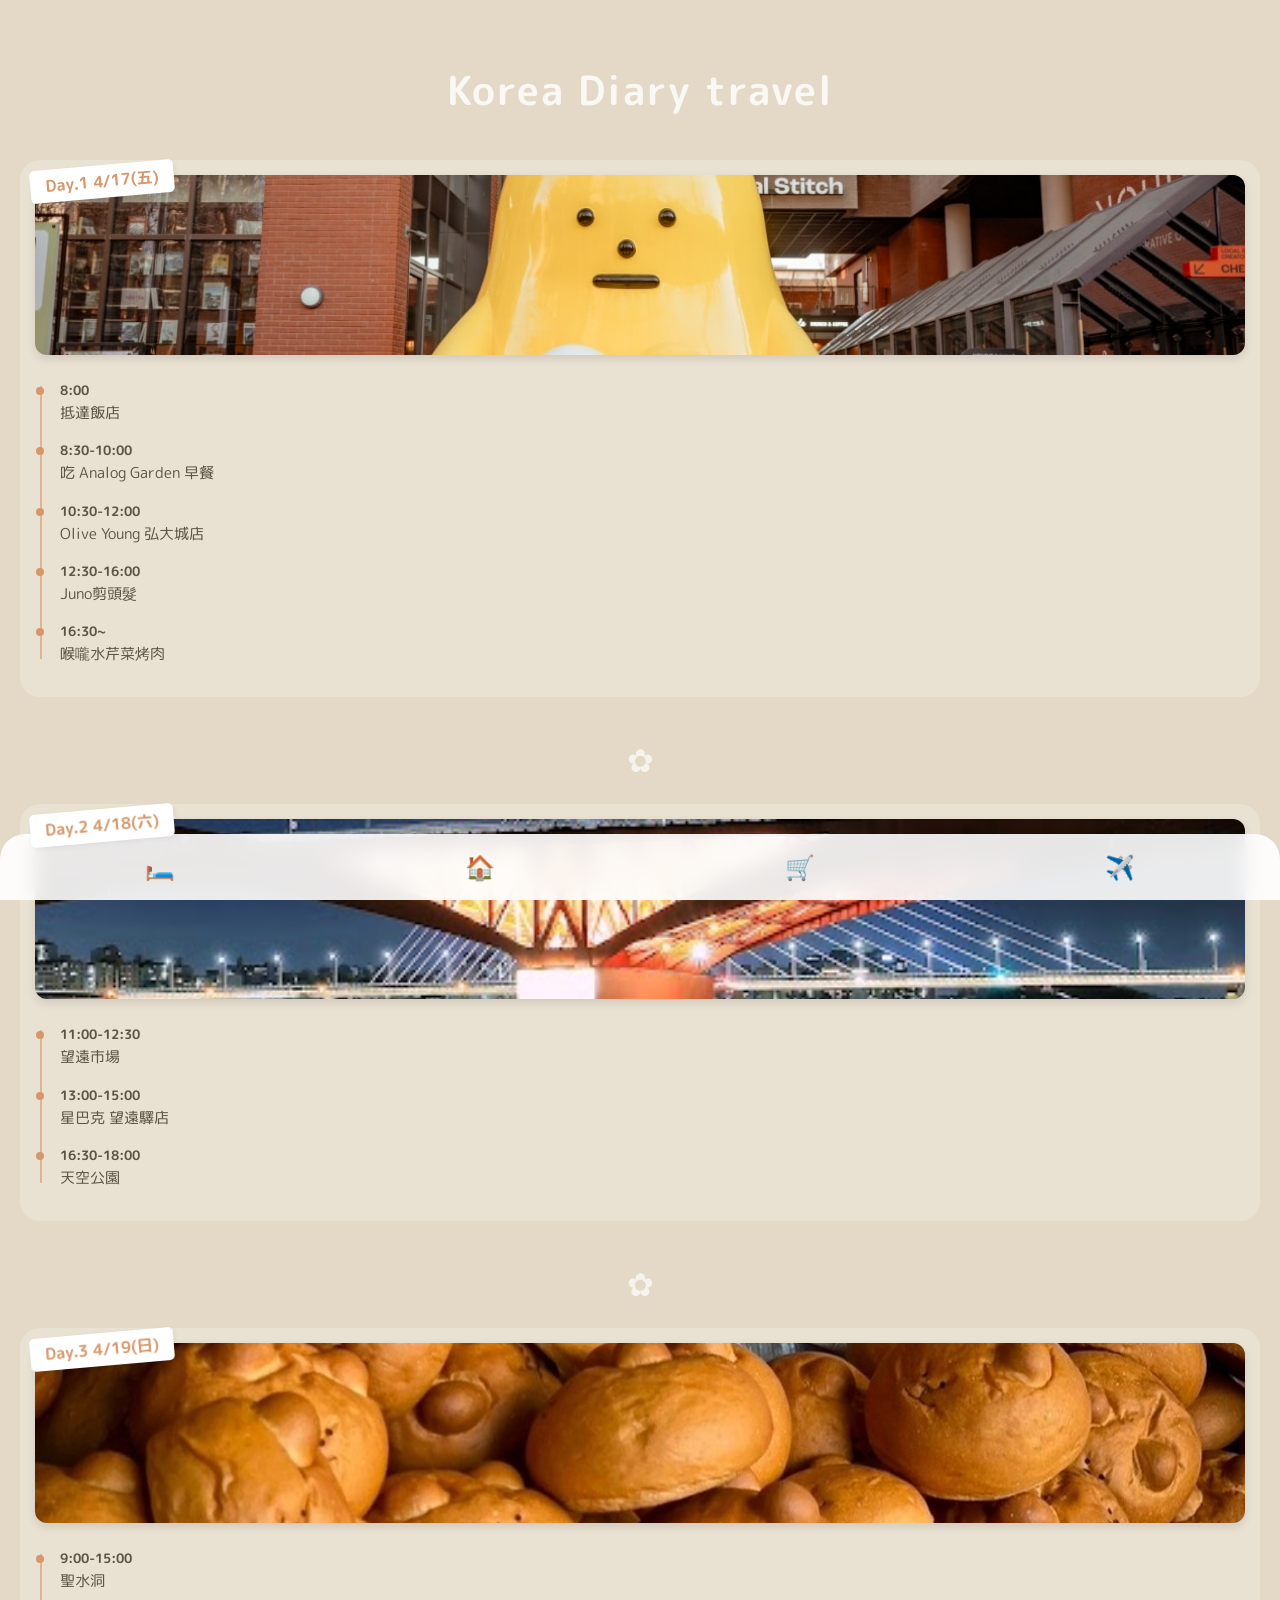
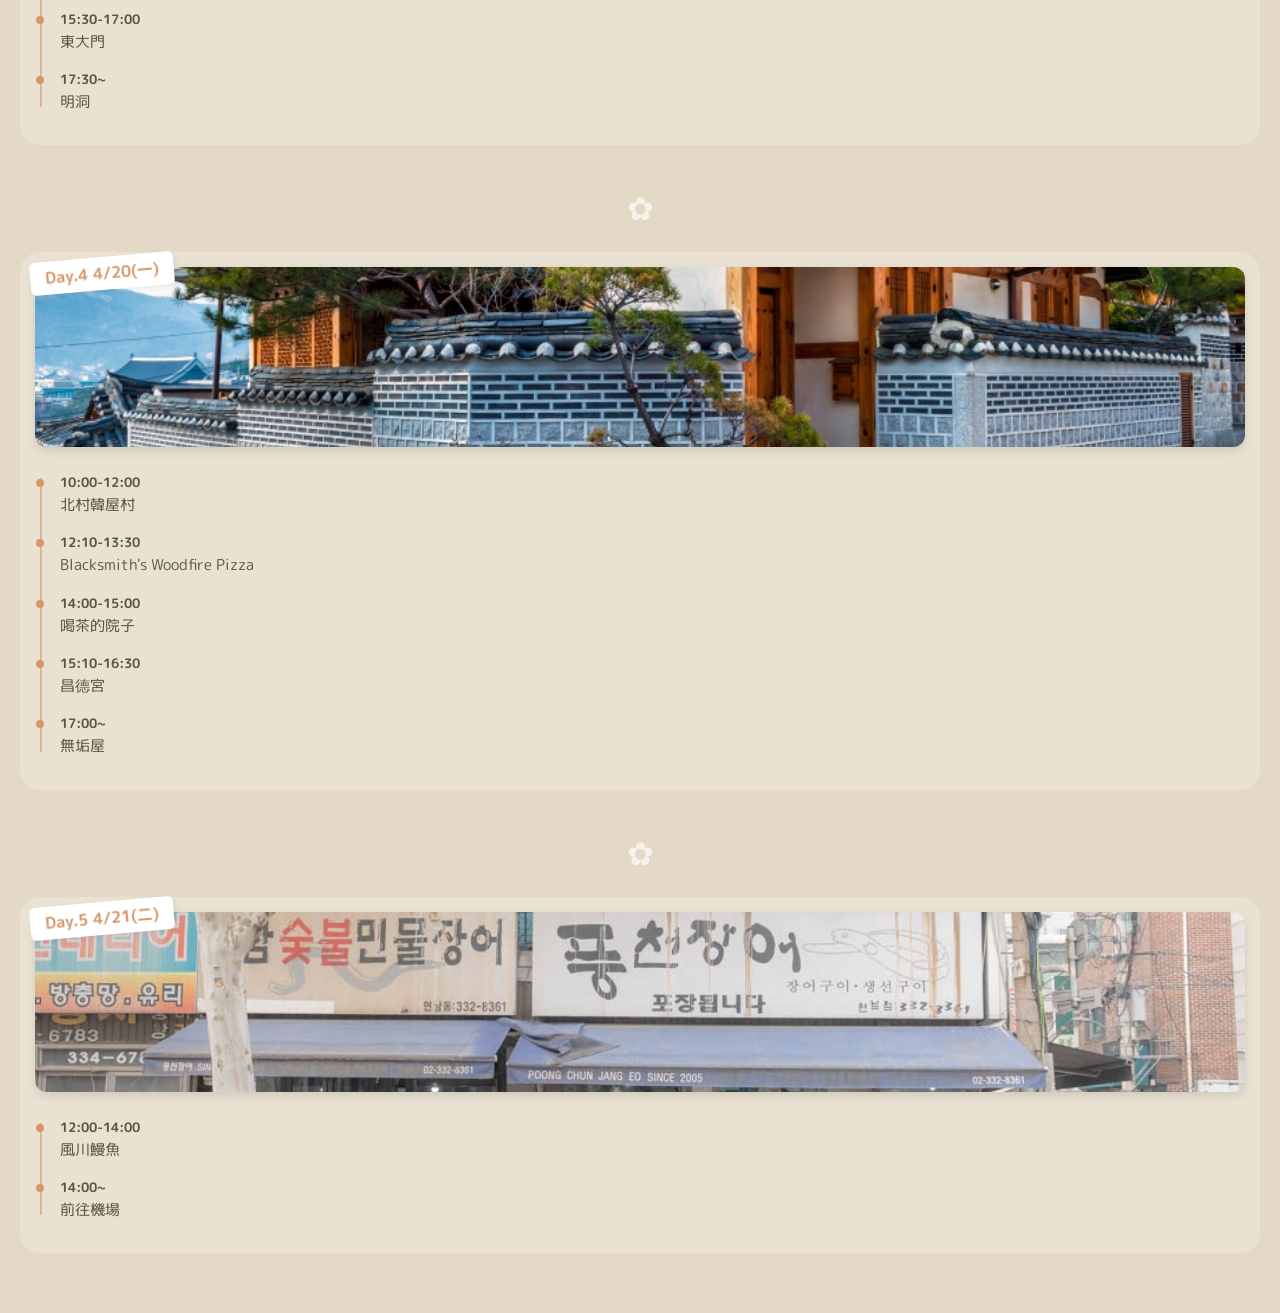
<file: index.html>
<!DOCTYPE html>
<html lang="zh-Hant">
<head>
    <meta charset="UTF-8">
    <meta name="viewport" content="width=device-width, initial-scale=1.0, viewport-fit=cover">
    <title>Korea Diary</title>
    <link rel="stylesheet" href="style.css">
    <link href="https://fonts.googleapis.com/css2?family=M+PLUS+Rounded+1c:wght@400;700&display=swap" rel="stylesheet">
</head>
<body>

    <main class="app-container">
        <h1 class="main-title">Korea Diary travel</h1>

        <!-- 第一天 -->
        <a href="day1.html" class="day-link">
	        <div class="day-section">
	            <div class="photo-wrapper">
	                <span class="day-sticker">Day.1 4/17(五)</span>
	                <img src="img/index/飯店.jpg" class="main-img">
	            </div>
	
	            <div class="timeline-container">
	                <div class="event">
	                    <span class="time">8:00</span>
	                    <span class="desc">抵達飯店</span>
	                </div>
	                <div class="event">
	                    <span class="time">8:30-10:00</span>
	                    <span class="desc">吃 Analog Garden 早餐</span>
	                </div>
	                <div class="event">
	                    <span class="time">10:30-12:00</span>
	                    <span class="desc">Olive Young 弘大城店</span>
	                </div>
	                <div class="event">
	                    <span class="time">12:30-16:00</span>
	                    <span class="desc">Juno剪頭髮</span>
	                </div>
	                <div class="event">
	                    <span class="time">16:30~</span>
	                    <span class="desc">喉嚨水芹菜烤肉</span>
	                </div>
	            </div>
	        </div>
		</a>
        <!-- 裝飾小花 -->
        <div class="deco-flower">✿</div>

        <!-- 第二天 -->
        <a href="day2.html" class="day-link">
	        <div class="day-section">
	            <div class="photo-wrapper">
	                <div class="day-sticker secondary">Day.2 4/18(六)</div>
	                <img src="img/index/望遠市場.jpg" class="main-img">
	            </div>
	
	            <div class="timeline-container">
	                <div class="event">
	                    <span class="time">11:00-12:30</span>
	                    <span class="desc">望遠市場</span>
	                </div>
	                <div class="event">
	                    <span class="time">13:00-15:00</span>
	                    <span class="desc">星巴克 望遠驛店</span>
	                </div>
	                <div class="event">
	                    <span class="time">16:30-18:00</span>
	                    <span class="desc">天空公園</span>
	                </div>
	            </div>
	        </div>
        </a>
         <!-- 裝飾小花 -->
        <div class="deco-flower">✿</div>

        <!-- 第三天 -->
		<a href="day3.html" class="day-link">
	        <div class="day-section">
	            <div class="photo-wrapper">
	                <div class="day-sticker secondary">Day.3 4/19(日)</div>
	                <img src="img/聖水洞/Dalim_Bread/Dalim_Bread_1.jpg" class="main-img">
	            </div>
	
	            <div class="timeline-container">
	                <div class="event">
	                    <span class="time">9:00-15:00</span>
	                    <span class="desc">聖水洞</span>
	                </div>
	                <div class="event">
	                    <span class="time">15:30-17:00</span>
	                    <span class="desc">東大門</span>
	                </div>
	                <div class="event">
	                    <span class="time">17:30~</span>
	                    <span class="desc">明洞</span>
	                </div>
	            </div>
	        </div>
		</a>
        <!-- 裝飾小花 -->
        <div class="deco-flower">✿</div>

        <!-- 第四天 -->
        <a href="day4.html" class="day-link">
	        <div class="day-section">
	            <div class="photo-wrapper">
	                <div class="day-sticker secondary">Day.4 4/20(一)</div>
	                <img src="img/安國站/北村韓屋村/北村韓屋村_0.jpg" class="main-img">
	            </div>
	
	            <div class="timeline-container">
	                <div class="event">
	                    <span class="time">10:00-12:00</span>
	                    <span class="desc">北村韓屋村</span>
	                </div>
	                <div class="event">
	                    <span class="time">12:10-13:30</span>
	                    <span class="desc">Blacksmith's Woodfire Pizza</span>
	                </div>
	                <div class="event">
	                    <span class="time">14:00-15:00</span>
	                    <span class="desc">喝茶的院子</span>
	                </div>
	                <div class="event">
	                    <span class="time">15:10-16:30</span>
	                    <span class="desc">昌德宮</span>
	                </div>
	                <div class="event">
	                    <span class="time">17:00~</span>
	                    <span class="desc">無垢屋</span>
	                </div>
	            </div>
	        </div>
	    </a>    
        <!-- 裝飾小花 -->
        <div class="deco-flower">✿</div>

        <!-- 第五天 -->
        <a href="day5.html" class="day-link">
	        <div class="day-section">
	            <div class="photo-wrapper">
	                <div class="day-sticker secondary">Day.5 4/21(二)</div>
	                <img src="img/弘大站/風川鰻魚/風川鰻魚0.webp"" class="main-img">
	            </div>
	
	            <div class="timeline-container">
	                <div class="event">
	                    <span class="time">12:00-14:00</span>
	                    <span class="desc">風川鰻魚</span>
	                </div>

					<div class="event">
	                    <span class="time">14:00~</span>
	                    <span class="desc">前往機場</span>
	                </div>
	            </div>
	        </div>
	    </a>
    </main>

    <!-- 底部固定的導航 -->
    <nav class="tab-bar">
        <a href="hotel.html" class="tab-item active">🛏️</a>
        <a href="index.html" class="tab-item active">🏠</a>
        <a href="shop.html" class="tab-item active">🛒</a>
        <a href="travel.html" class="tab-item active">✈️</a>
    </nav>

</body>
</html>
</file>
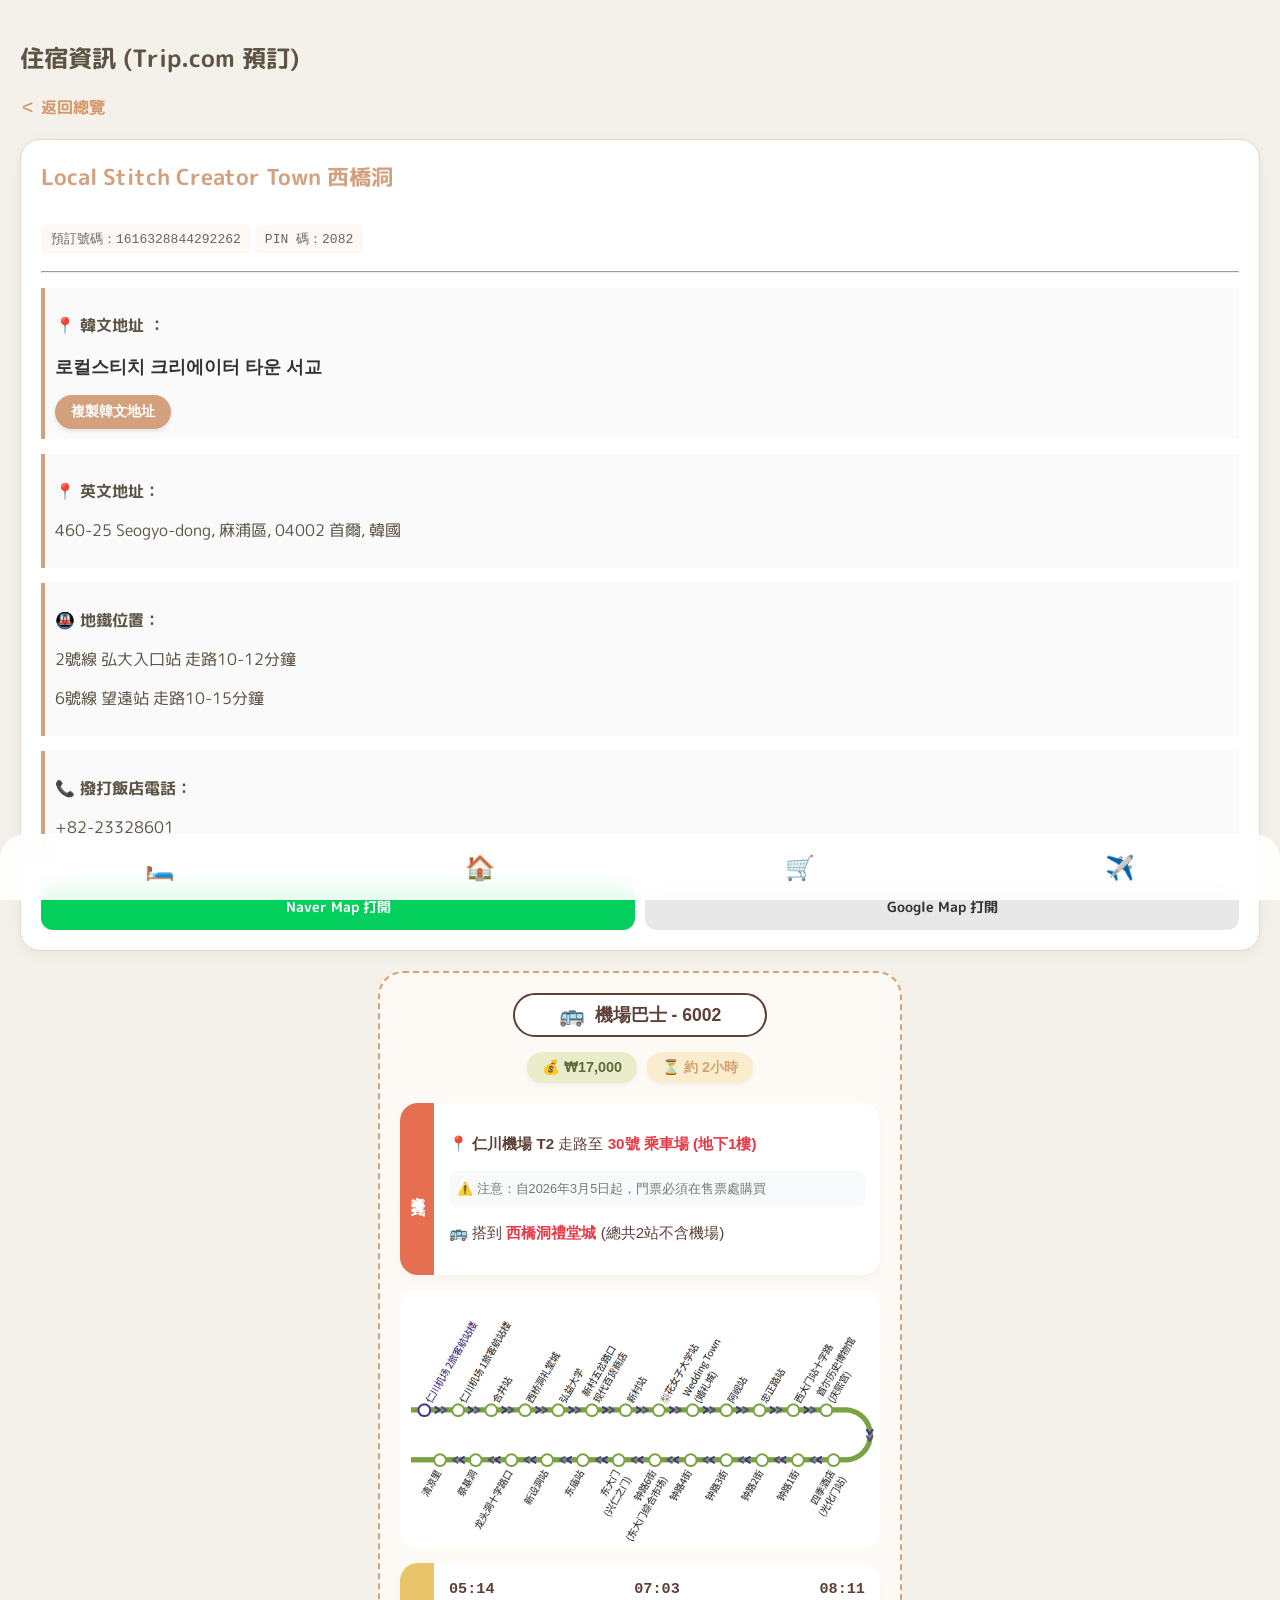
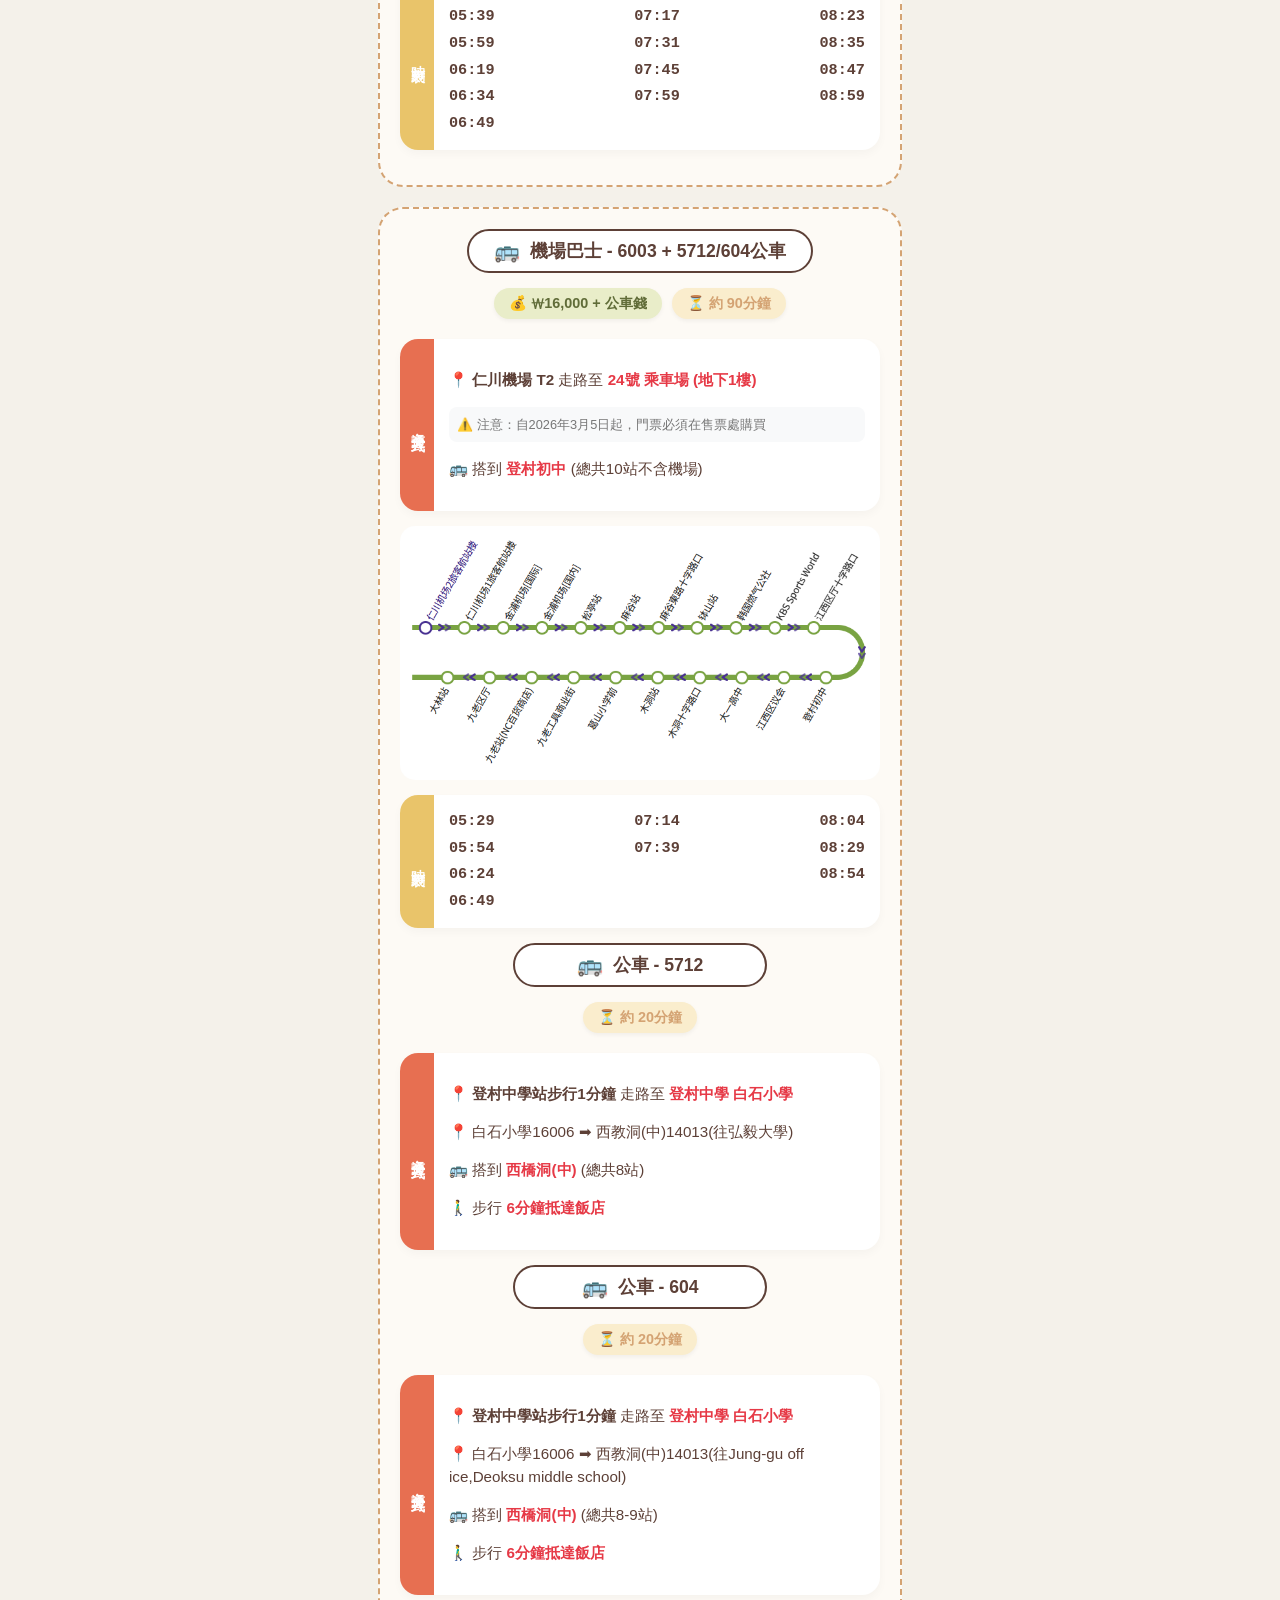
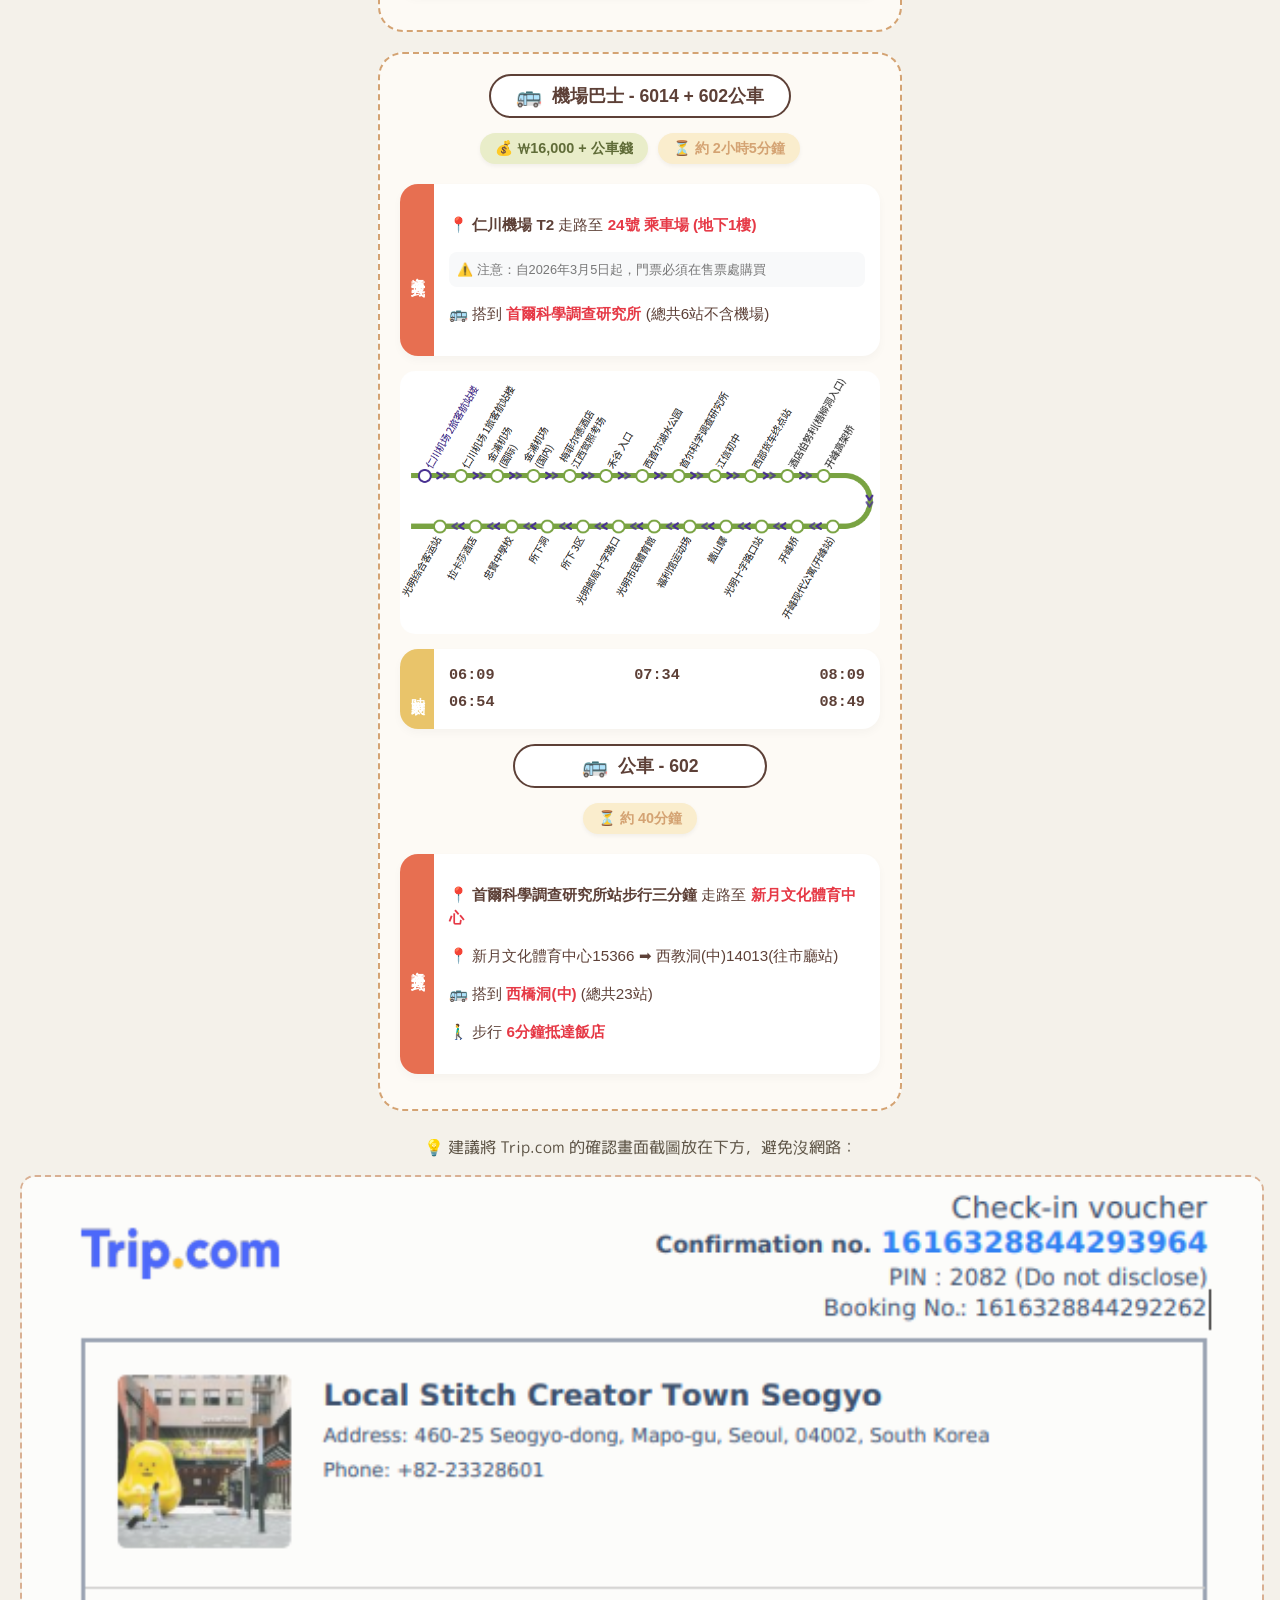
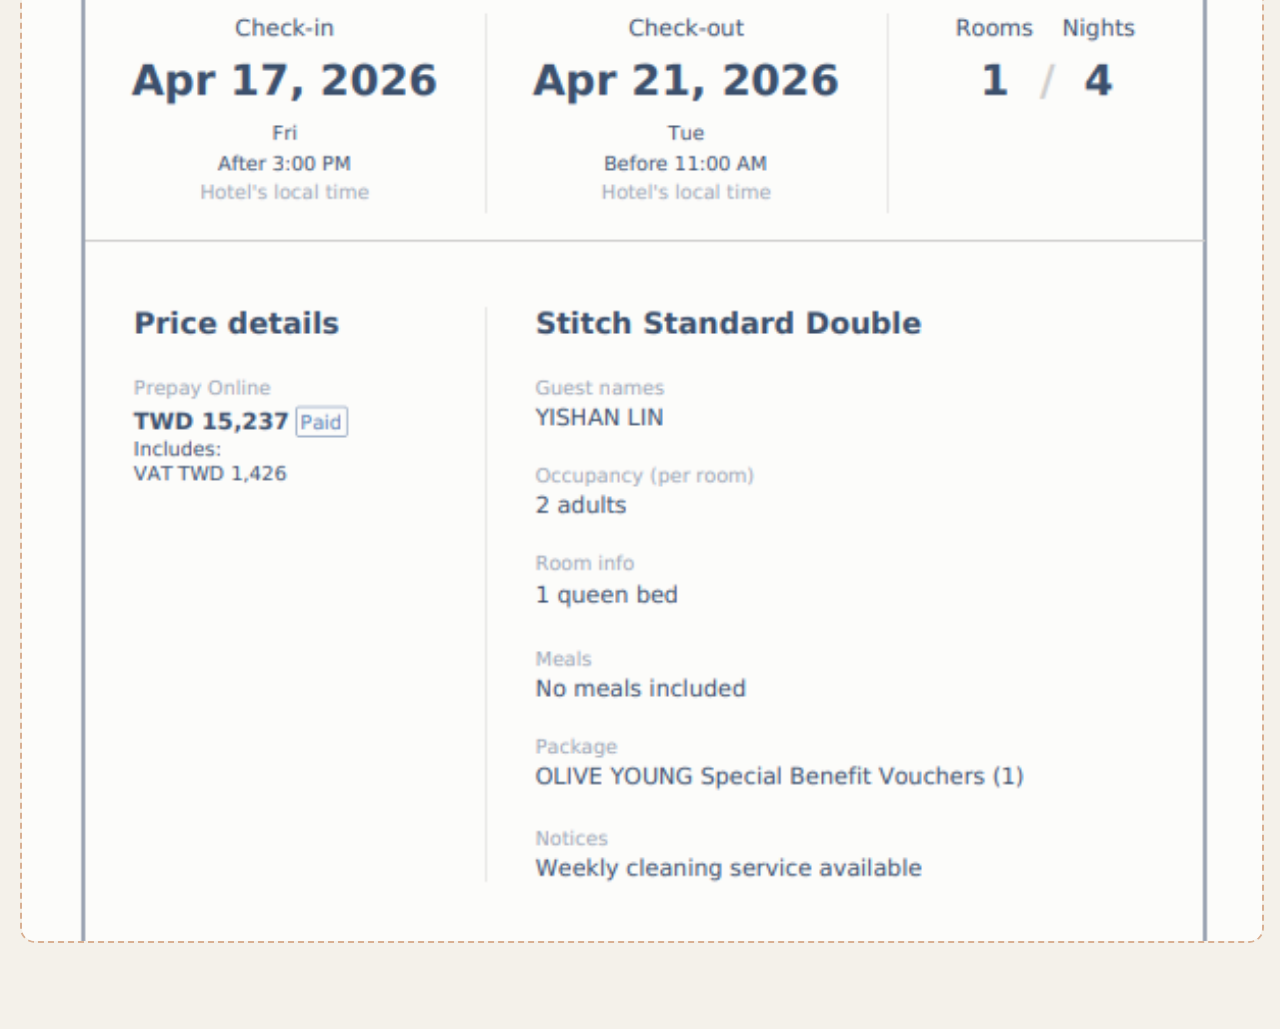
<file: hotel.html>
<!DOCTYPE html>
<html lang="zh-Hant">
<head>
    <meta charset="UTF-8">
    <meta name="viewport" content="width=device-width, initial-scale=1.0, viewport-fit=cover">
    <title>Day 1 詳細行程</title>
    <link rel="stylesheet" href="style.css">
    <link rel="stylesheet" href="hotel.css">
    <link href="https://fonts.googleapis.com/css2?family=M+PLUS+Rounded+1c:wght@400;700&display=swap" rel="stylesheet">
</head>
<body>
	<div class="hotel-details-container">
	    <h2>住宿資訊 (Trip.com 預訂)</h2>
	    
	    <!-- 返回按鈕 -->
        <a href="index.html" class="back-link">＜ 返回總覽</a>
	    
	    <!-- 飯店主要資訊卡 -->
	    <div class="hotel-card">
	        <h3>Local Stitch Creator Town 西橋洞</h3>
	        <p class="reservation-number">預訂號碼：1616328844292262</p>
	        <p class="reservation-number">PIN 碼：2082</p>
	        <hr>
	        
	        <!-- 地址區塊：給司機看的 -->
	        <div class="address-section">
	            <p><strong>📍 韓文地址 ：</strong></p>
	            <p class="korean-address">로컬스티치 크리에이터 타운 서교</p>
	            <button onclick="copyAddress()">複製韓文地址</button>
	        </div>
	
	        <div class="address-section">
	            <p><strong>📍 英文地址：</strong></p>
	            <p>460-25 Seogyo-dong, 麻浦區, 04002 首爾, 韓國</p>
	        </div>
	        <div id="toast" class="toast">地址已複製！</div>	<!-- 提示框訊息 -->
			
			<!-- 地鐵位置 -->
			<div class="address-section">
	            <p><strong>🚇 地鐵位置：</strong></p>
	            <p>2號線 弘大入口站 走路10-12分鐘</p>
	            <p>6號線 望遠站 走路10-15分鐘</p>
	        </div>

	        <div class="address-section">
	            <p><strong>📞 撥打飯店電話：</strong></p>
	            <p>+82-23328601</p>
	        </div>
			
	        <!-- 導航按鈕 -->
	        <div class="nav-buttons">
	            <a href="https://naver.me/513Nm5SH" class="btn-naver">Naver Map 打開</a>
	            <a href="https://maps.app.goo.gl/yi2uRfrpFYH1NKMf7" class="btn-phone">Google Map 打開</a>
	        </div>
	    </div>
	    
	    <!-- 機場到飯店距離 6002 -->
		<div class="travel-card">
		    <!-- 頂部標題與核心資訊 -->
		    <div class="card-header">
		        <div class="main-title-container">
			        <span class="bus-icon">🚌</span>
			        <span class="bus-text">機場巴士 - 6002</span>
			    </div>
			    <div class="summary-tags">
			        <span class="tag-item cost">💰 ₩17,000</span>
			        <span class="tag-item duration">⏳ 約 2小時</span>
			    </div>
		    </div>
		
		    <!-- 交通方式區塊 -->
		    <div class="section-box">
		        <div class="side-label transport">交通方式</div>
		        <div class="content">
		            <p>📍 <strong>仁川機場 T2</strong> 走路至 <span class="text-red">30號 乘車場 (地下1樓)</span></p>
		            <div class="alert-box">⚠️ 注意：自2026年3月5日起，門票必須在售票處購買</div>
		            <p>🚌 搭到 <span class="text-red">西橋洞禮堂城</span> (總共2站不含機場)</p>
		        </div>
		    </div>
		
		    <!-- 路線圖 -->
		    <div class="map-container">
		        <img src="img/機場巴士/6002.png" alt="路線圖" class="map-img">
		    </div>
		
		    <!-- 時刻表區塊 -->
		    <div class="section-box">
		        <div class="side-label timetable">時刻表</div>
		        <div class="content schedule-grid">
		            <div class="time-list">
		                <span>05:14</span><span>05:39</span><span>05:59</span><span>06:19</span><span>06:34</span><span>06:49</span>
		            </div>
		            <div class="time-list">
		                <span>07:03</span><span>07:17</span><span>07:31</span><span>07:45</span><span>07:59</span>
		            </div>
		            <div class="time-list">
		                <span>08:11</span><span>08:23</span><span>08:35</span><span>08:47</span><span>08:59</span>
		            </div>
		        </div>
		    </div>
		</div>
		
		<!-- 機場到飯店距離 6003 -->
		<div class="travel-card">
		    <!-- 頂部標題與核心資訊 -->
		    <div class="card-header">
		        <div class="main-title-container">
			        <span class="bus-icon">🚌</span>
			        <span class="bus-text">機場巴士 - 6003 + 5712/604公車</span>
			    </div>
			    <div class="summary-tags">
			        <span class="tag-item cost">💰 ₩16,000 + 公車錢</span>
			        <span class="tag-item duration">⏳ 約 90分鐘</span>
			    </div>
		    </div>
		
		    <!-- 交通方式區塊 -->
		    <div class="section-box">
		        <div class="side-label transport">交通方式</div>
		        <div class="content">
		            <p>📍 <strong>仁川機場 T2</strong> 走路至 <span class="text-red">24號 乘車場 (地下1樓)</span></p>
		            <div class="alert-box">⚠️ 注意：自2026年3月5日起，門票必須在售票處購買</div>
		            <p>🚌 搭到 <span class="text-red">登村初中</span> (總共10站不含機場)</p>
		        </div>
		    </div>
		
		    <!-- 路線圖 -->
		    <div class="map-container">
		        <img src="img/機場巴士/6003.png" alt="路線圖" class="map-img">
		    </div>
		
		    <!-- 公車 -->
		    <div class="section-box">
		        <div class="side-label timetable">時刻表</div>
		        <div class="content schedule-grid">
		            <div class="time-list">
		                <span>05:29</span><span>05:54</span><span>06:24</span><span>06:49</span>
		            </div>
		            <div class="time-list">
		                <span>07:14</span><span>07:39</span>
		            </div>
		            <div class="time-list">
		                <span>08:04</span><span>08:29</span><span>08:54</span>
		            </div>
		        </div>
		    </div>
		    
		    <!-- 公車時刻表 -->
		    <div class="card-header">
		        <div class="main-title-container">
			        <span class="bus-icon">🚌</span>
			        <span class="bus-text">公車 - 5712</span>
			    </div>
			    <div class="summary-tags">
			        <span class="tag-item duration">⏳ 約 20分鐘</span>
			    </div>
		    </div>
		    
		    <!-- 交通方式區塊 -->
		    <div class="section-box">
		        <div class="side-label transport">交通方式</div>
		        <div class="content">
		            <p>📍 <strong>登村中學站步行1分鐘</strong> 走路至 <span class="text-red">登村中學 白石小學</span></p>
		            <p>📍 <span>白石小學16006 ➡ 西教洞(中)14013(往弘毅大學)</span></p>
		            <p>🚌 搭到 <span class="text-red">西橋洞(中)</span> (總共8站)</p>
		            <p>🚶‍♂️ 步行 <span class="text-red">6分鐘抵達飯店</span></p>
		        </div>
		    </div>
		    
		    <!-- 公車時刻表 -->
		    <div class="card-header">
		        <div class="main-title-container">
			        <span class="bus-icon">🚌</span>
			        <span class="bus-text">公車 - 604</span>
			    </div>
			    <div class="summary-tags">
			        <span class="tag-item duration">⏳ 約 20分鐘</span>
			    </div>
		    </div>
		    
		    <!-- 交通方式區塊 -->
		    <div class="section-box">
		        <div class="side-label transport">交通方式</div>
		        <div class="content">
		            <p>📍 <strong>登村中學站步行1分鐘</strong> 走路至 <span class="text-red">登村中學 白石小學</span></p>
		            <p>📍 <span>白石小學16006 ➡ 西教洞(中)14013(往Jung-gu off ice,Deoksu middle school)</span></p>
		            <p>🚌 搭到 <span class="text-red">西橋洞(中)</span> (總共8-9站)</p>
		            <p>🚶‍♂️ 步行 <span class="text-red">6分鐘抵達飯店</span></p>
		        </div>
		    </div>
		</div>
		
		<!-- 機場到飯店距離 6014 -->
		<div class="travel-card">
		    <!-- 頂部標題與核心資訊 -->
		    <div class="card-header">
		        <div class="main-title-container">
			        <span class="bus-icon">🚌</span>
			        <span class="bus-text">機場巴士 - 6014 + 602公車</span>
			    </div>
			    <div class="summary-tags">
			        <span class="tag-item cost">💰 ₩16,000 + 公車錢</span>
			        <span class="tag-item duration">⏳ 約 2小時5分鐘</span>
			    </div>
		    </div>
		
		    <!-- 交通方式區塊 -->
		    <div class="section-box">
		        <div class="side-label transport">交通方式</div>
		        <div class="content">
		            <p>📍 <strong>仁川機場 T2</strong> 走路至 <span class="text-red">24號 乘車場 (地下1樓)</span></p>
		            <div class="alert-box">⚠️ 注意：自2026年3月5日起，門票必須在售票處購買</div>
		            <p>🚌 搭到 <span class="text-red">首爾科學調查研究所</span> (總共6站不含機場)</p>
		        </div>
		    </div>
		
		    <!-- 路線圖 -->
		    <div class="map-container">
		        <img src="img/機場巴士/6014.png" alt="路線圖" class="map-img">
		    </div>

		    <div class="section-box">
		        <div class="side-label timetable">時刻表</div>
		        <div class="content schedule-grid">
		            <div class="time-list">
		                <span>06:09</span><span>06:54</span>
		            </div>
		            <div class="time-list">
		                <span>07:34</span>
		            </div>
		            <div class="time-list">
		                <span>08:09</span><span>08:49</span>
		            </div>
		        </div>
		    </div>

		    <!-- 公車時刻表 -->
		    <div class="card-header">
		        <div class="main-title-container">
			        <span class="bus-icon">🚌</span>
			        <span class="bus-text">公車 - 602</span>
			    </div>
			    <div class="summary-tags">
			        <span class="tag-item duration">⏳ 約 40分鐘</span>
			    </div>
		    </div>
		    
		    <!-- 交通方式區塊 -->
		    <div class="section-box">
		        <div class="side-label transport">交通方式</div>
		        <div class="content">
		            <p>📍 <strong>首爾科學調查研究所站步行三分鐘</strong> 走路至 <span class="text-red">新月文化體育中心</span></p>
		            <p>📍 <span>新月文化體育中心15366 ➡ 西教洞(中)14013(往市廳站)</span></p>
		            <p>🚌 搭到 <span class="text-red">西橋洞(中)</span> (總共23站)</p>
		            <p>🚶‍♂️ 步行 <span class="text-red">6分鐘抵達飯店</span></p>
		        </div>
		    </div>
		</div>
	
	    <!-- 截圖備份區 (重要！) -->
	    <div class="screenshot-backup">
	        <p>💡 建議將 Trip.com 的確認畫面截圖放在下方，避免沒網路：</p>
	        <img src="img/index/住房資訊.png" style="width: 100%;">
	    </div>
	</div>
</body>
    <!-- 底部 Tab Bar 也要留著，維持 APP 感 -->
    <nav class="tab-bar">
        <a href="hotel.html" class="tab-item active">🛏️</a>
        <a href="index.html" class="tab-item active">🏠</a>
        <a href="shop.html" class="tab-item active">🛒</a>
        <a href="travel.html" class="tab-item active">✈️</a>
    </nav>


<script>
function copyAddress() {
    const address = "로컬스티치 크리에이터 타운 서교";
    
    navigator.clipboard.writeText(address).then(() => {
        // 取得 Toast 元素
        const toast = document.getElementById("toast");
        
        // 加入 "show" class 讓它顯示
        toast.className = "toast show";
        
        // 3 秒後自動移除 "show" class
        setTimeout(function() {
            toast.className = toast.className.replace("show", "");
        }, 3000);
    });
}
</script>
</file>
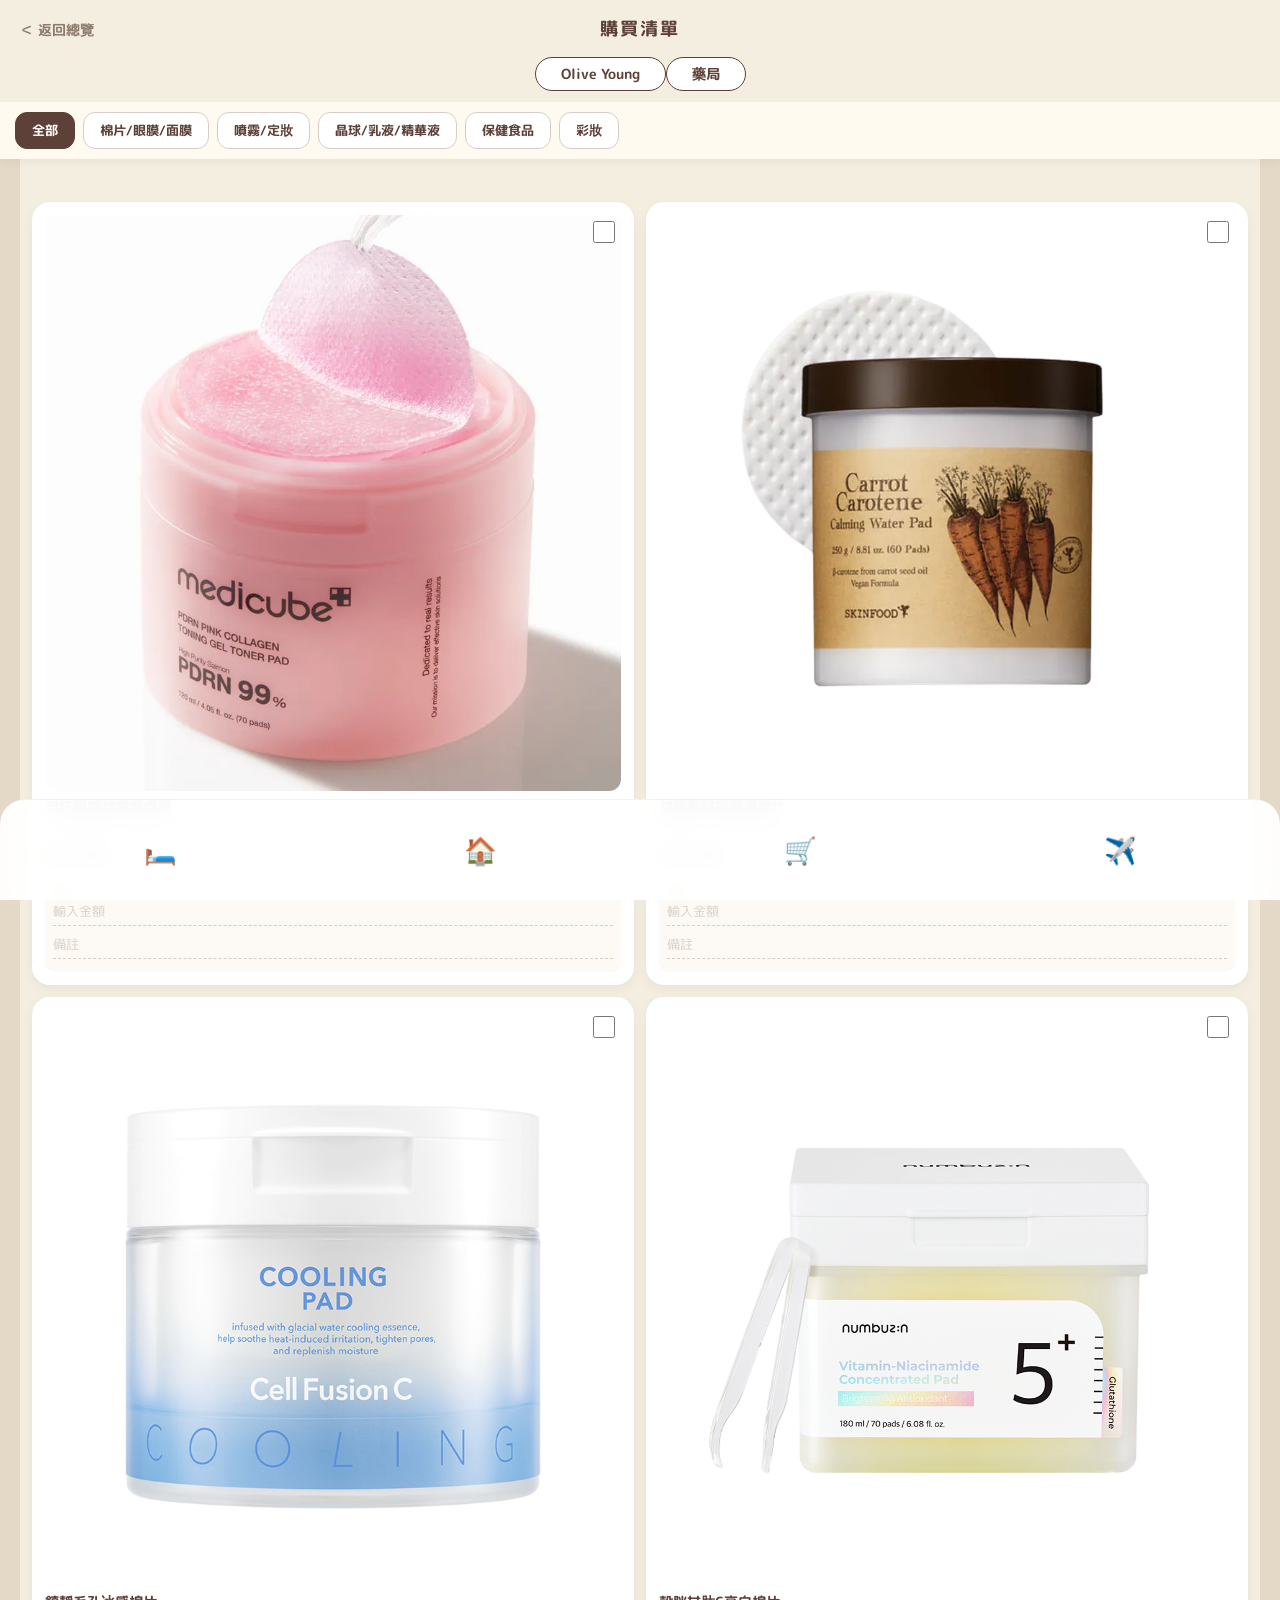
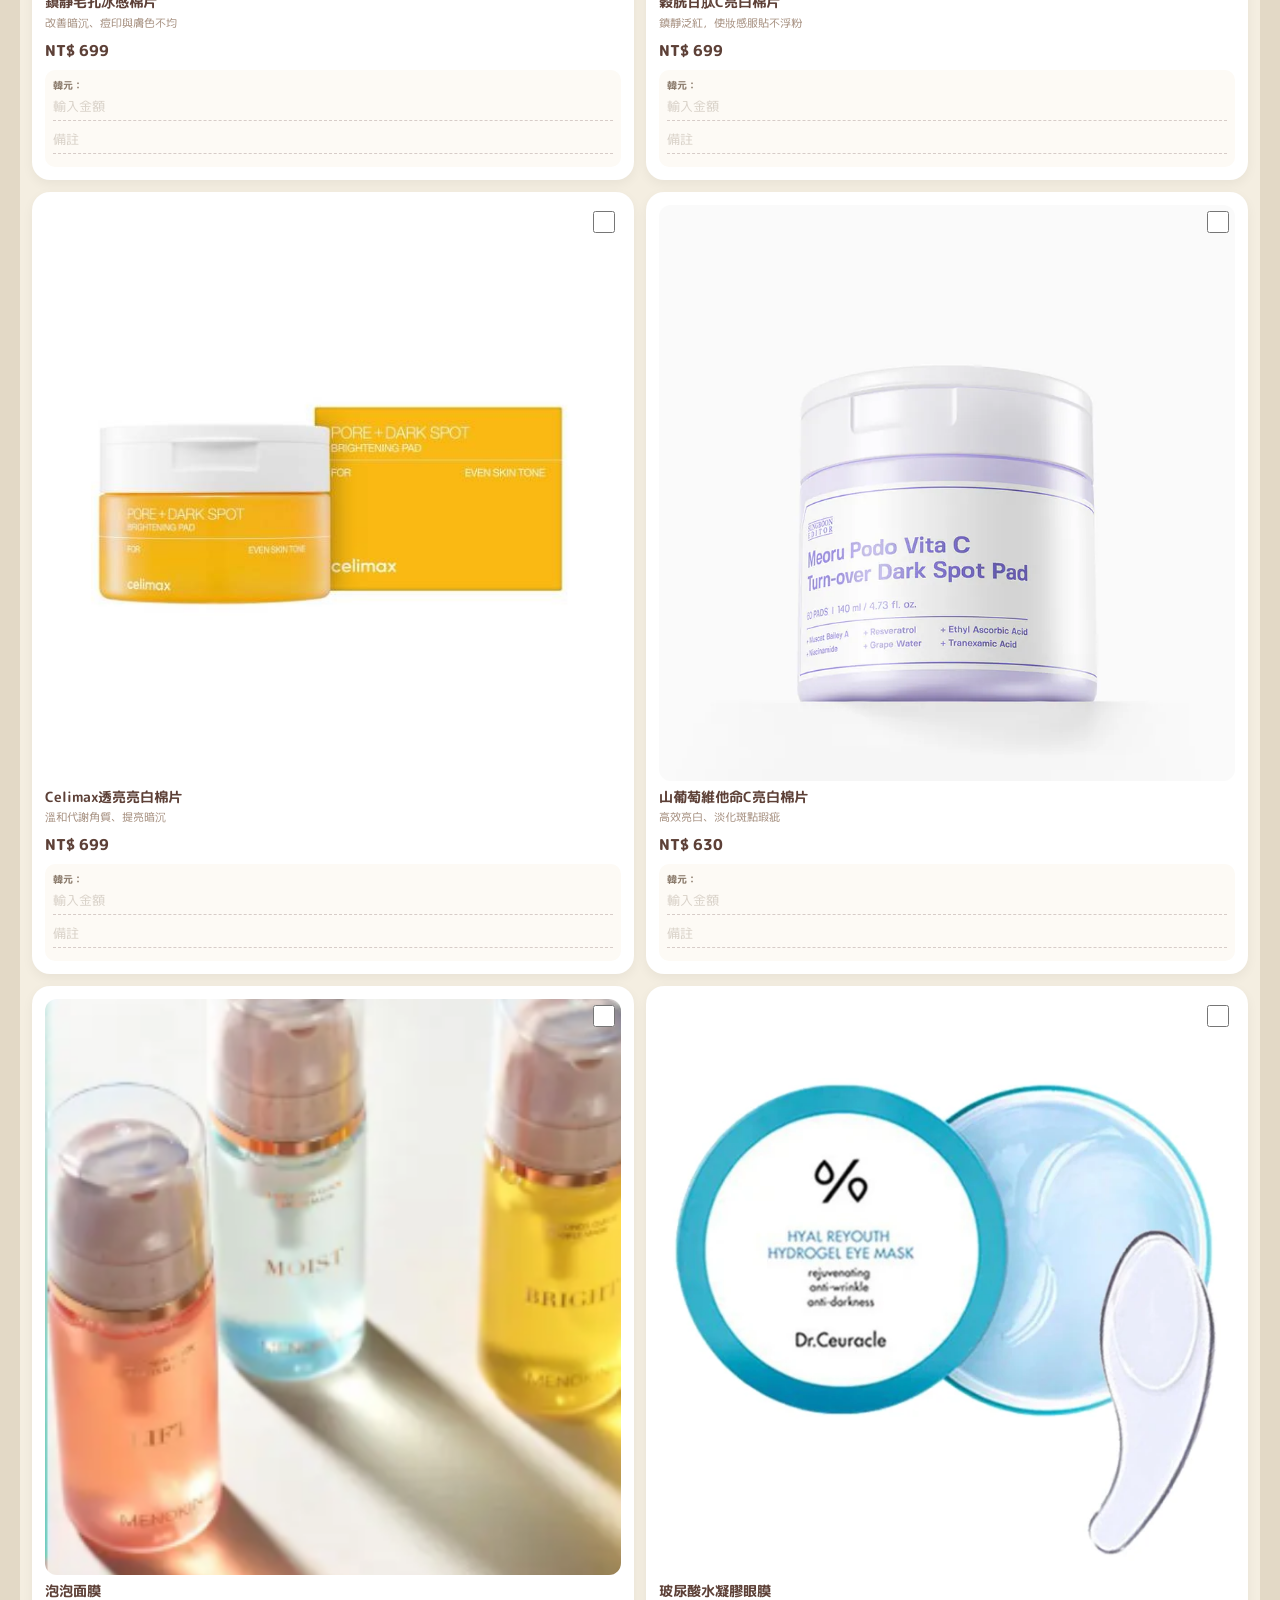
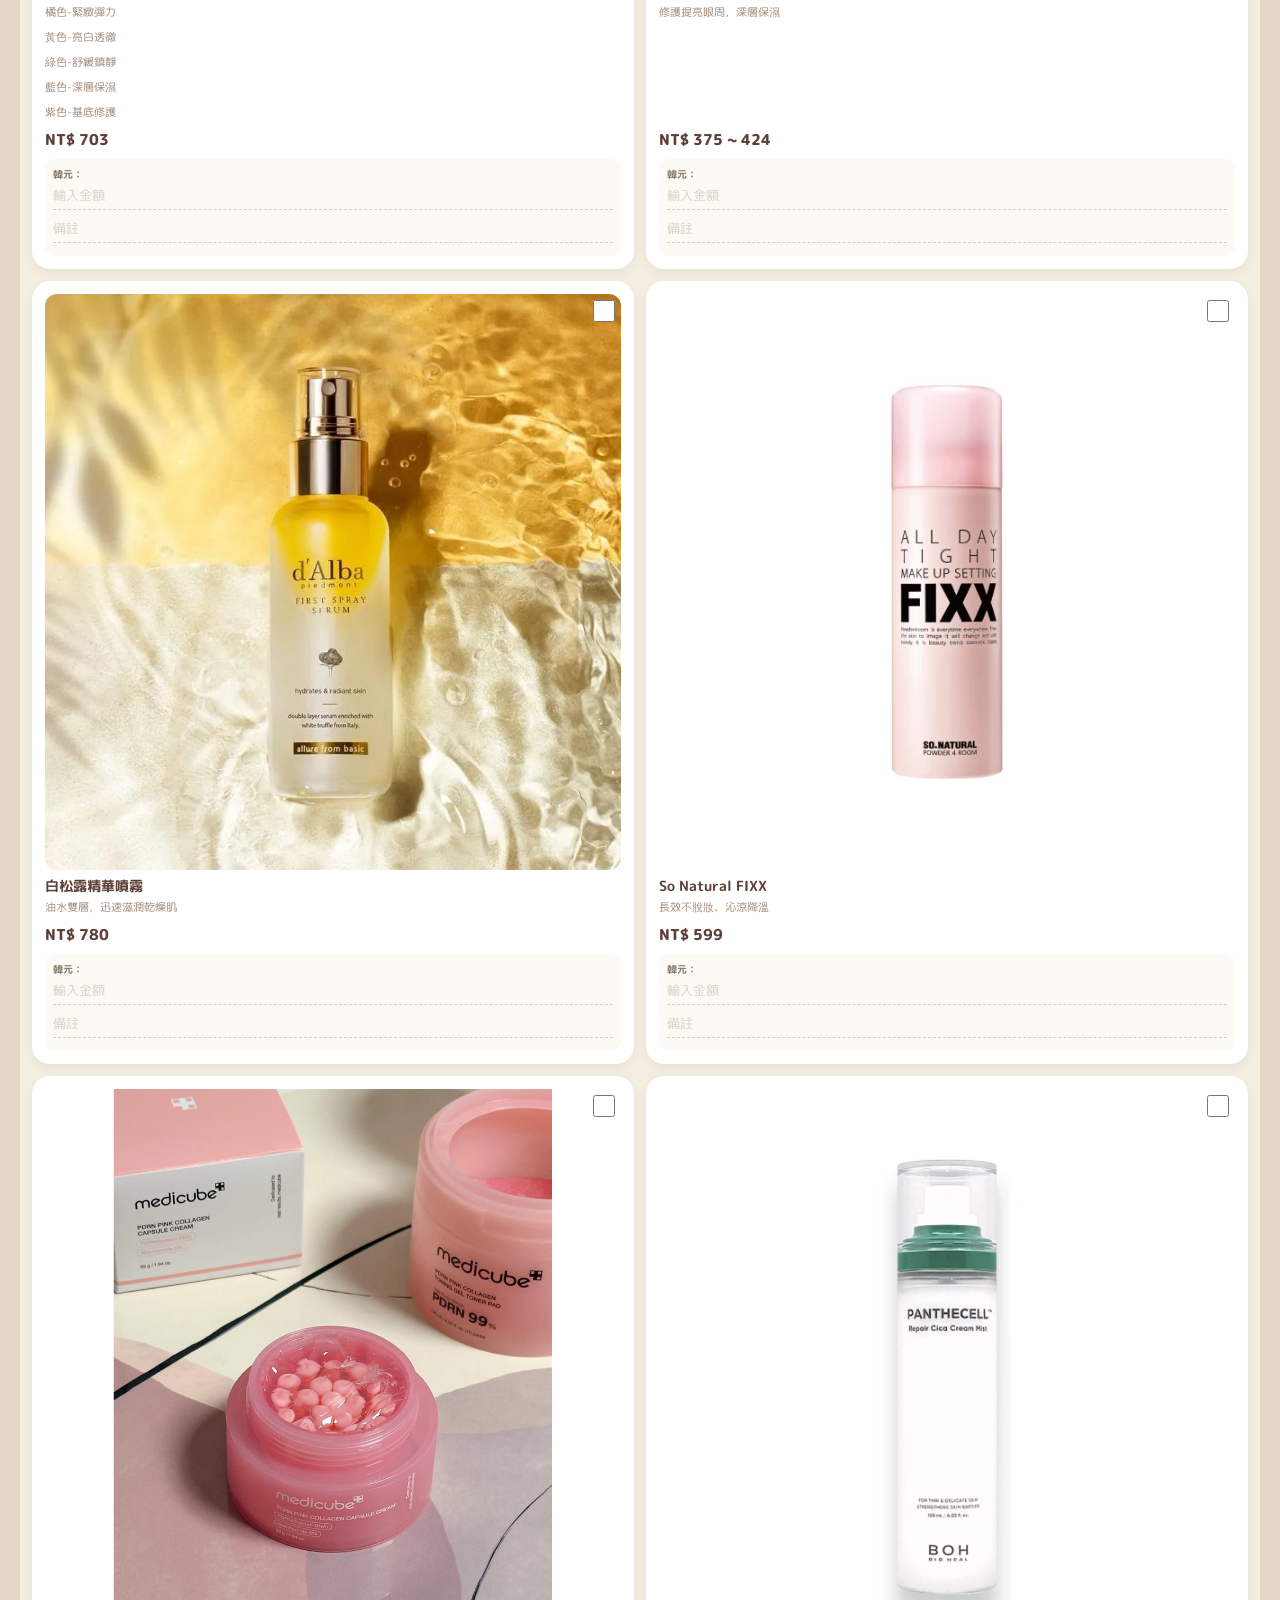
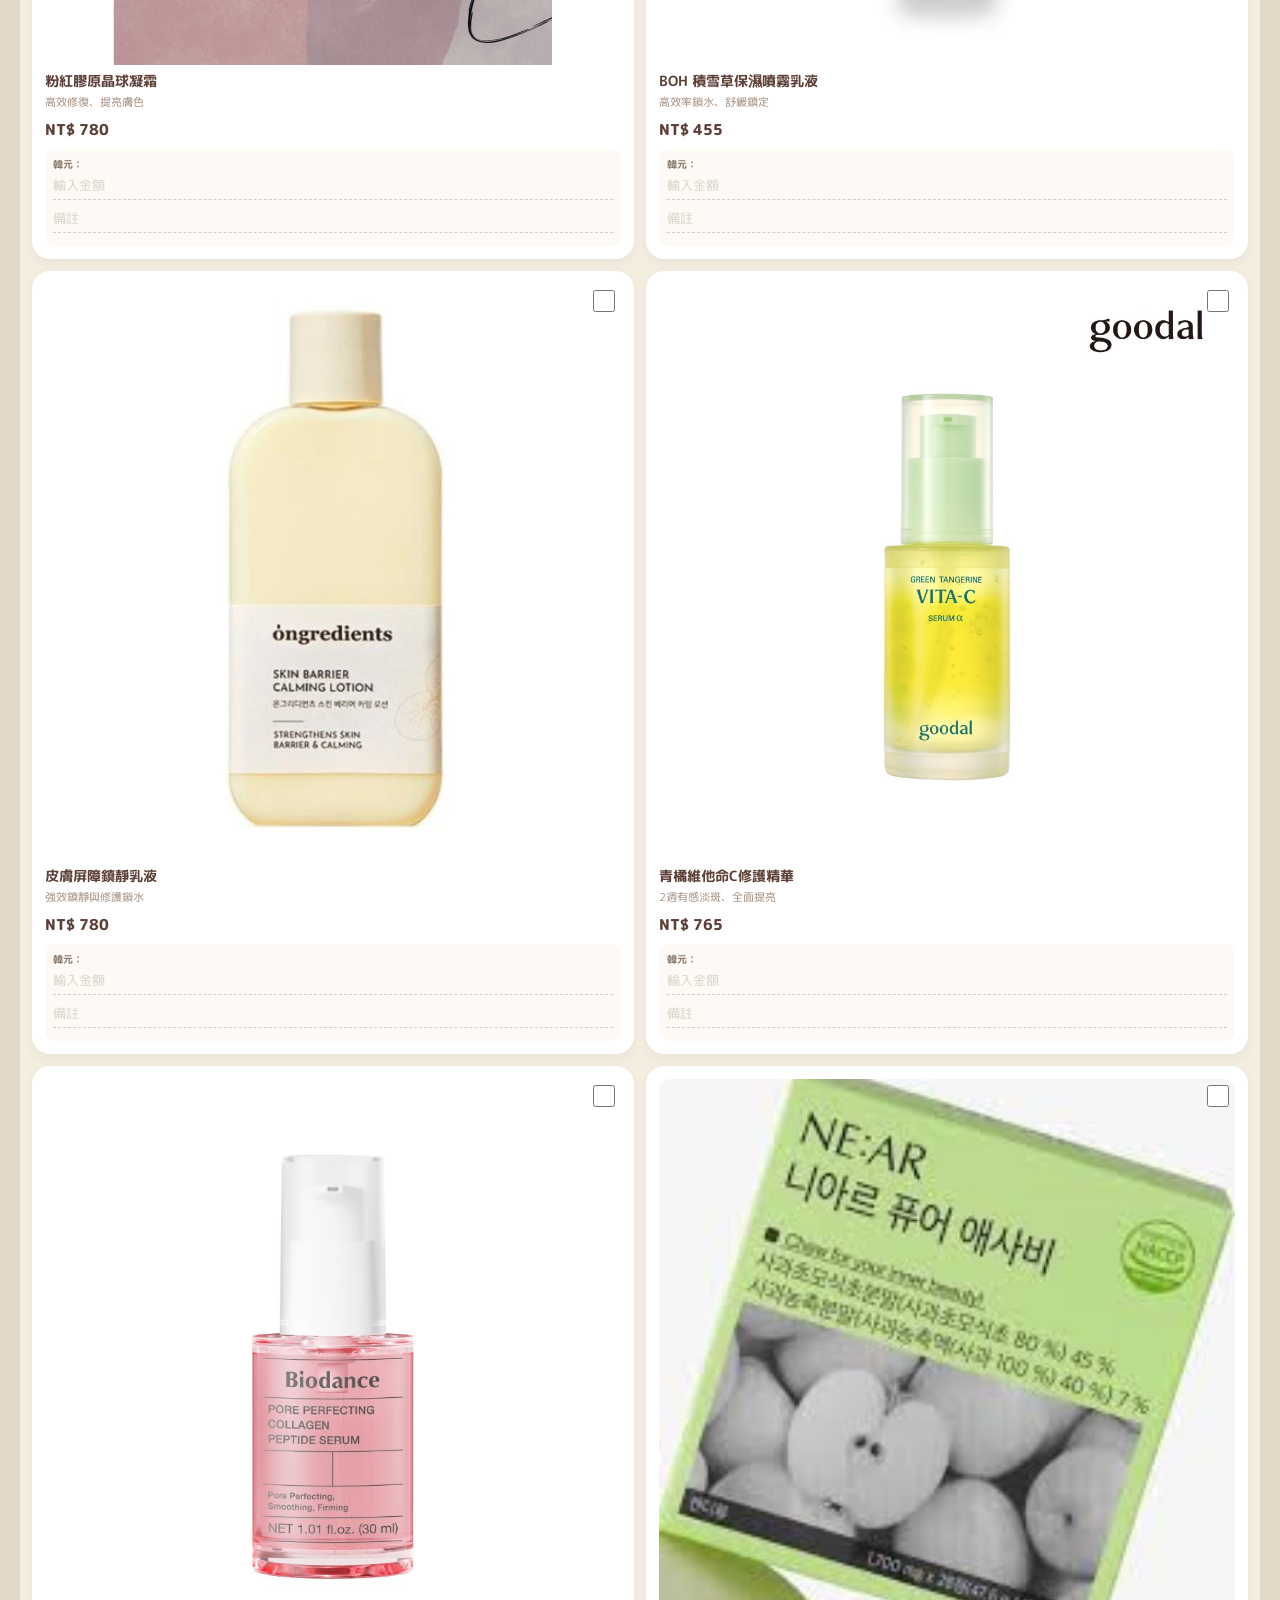
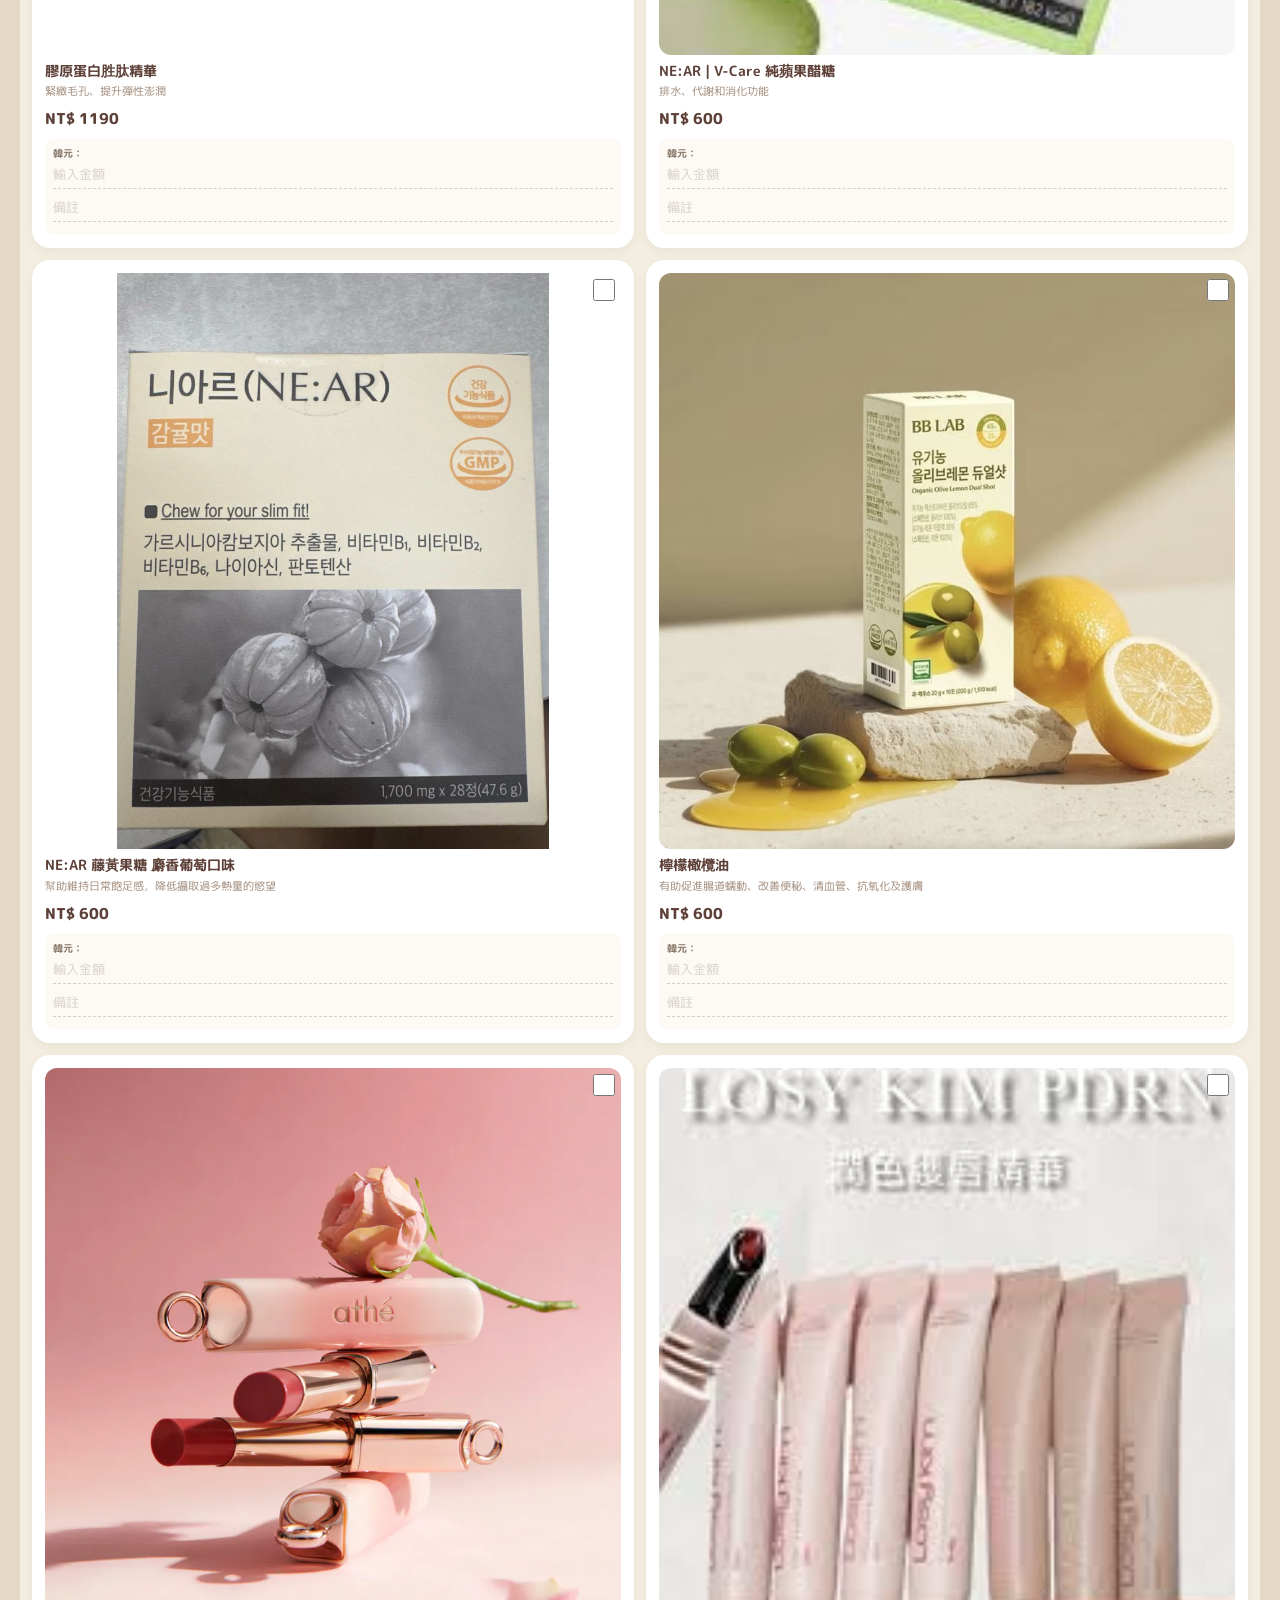
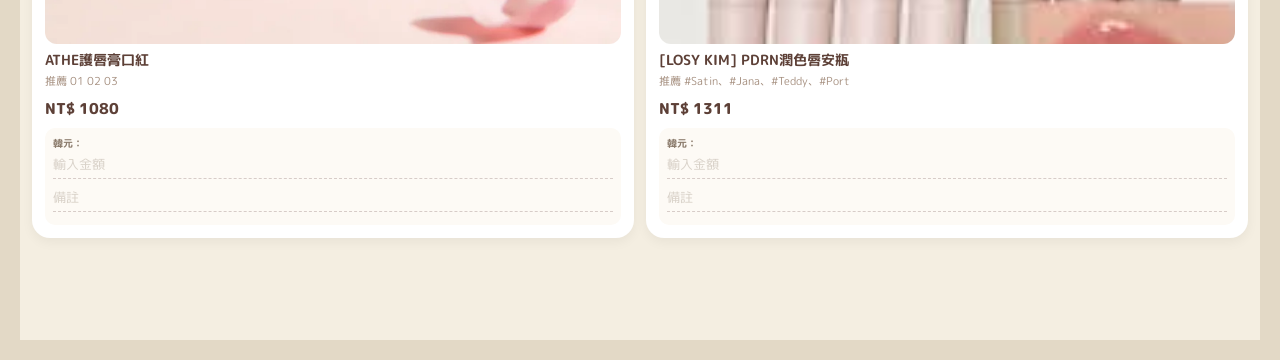
<file: shop.html>
<!DOCTYPE html>
<html>
<head>
    <meta charset="UTF-8">
    <meta name="viewport" content="width=device-width, initial-scale=1.0, viewport-fit=cover">
    <title>購物清單</title>
    <link rel="stylesheet" href="style.css">
    <link rel="stylesheet" href="Day.css">
    <link rel="stylesheet" href="shop.css">
    <link href="https://fonts.googleapis.com/css2?family=M+PLUS+Rounded+1c:wght@400;700&display=swap" rel="stylesheet">
</head>
<body>
    <main class="app-container">
    <div class="fixed-top-area">
        <header class="header">
            <a href="index.html" class="back-link">＜ 返回總覽</a>
            <h1 class="main-title">購買清單</h1>
        </header>

        <div class="category-menu">
            <button class="menu-btn active" onclick="changeMainCategory('olive-young', event)">Olive Young</button>
            <button class="menu-btn" onclick="changeMainCategory('pharmacy', event)">藥局</button>
        </div>

        <div id="sub-tabs-olive-young" class="sub-category-tabs">
            <button class="sub-btn active" onclick="filterSub('all', event)">全部</button>
            <button class="sub-btn" onclick="filterSub('cotton', event)">棉片/眼膜/面膜</button>
            <button class="sub-btn" onclick="filterSub('spray', event)">噴霧/定妝</button>
            <button class="sub-btn" onclick="filterSub('cream', event)">晶球/乳液/精華液</button>
            <button class="sub-btn" onclick="filterSub('Health', event)">保健食品</button>
            <button class="sub-btn" onclick="filterSub('mouth', event)">彩妝</button>
        </div>

        <div id="sub-tabs-pharmacy" class="sub-category-tabs" style="display: none;">
            <button class="sub-btn active" onclick="filterSub('all', event)">全部</button>
            <button class="sub-btn" onclick="filterSub('medicine', event)">PDRN</button>
            <button class="sub-btn" onclick="filterSub('water', event)">水楊酸</button>
            <button class="sub-btn" onclick="filterSub('ointment', event)">藥膏</button>
        </div>
    </div>

    <section class="shopping-list-container">
        <div id="olive-young-grid" class="shopping-grid">
            
            <div class="product-card" data-product-id="cotton-p1" data-sub="cotton">
                <input type="checkbox" class="product-check">
                <img src="img/必買清單/棉片/PDRN粉紅膠原凝膠爽膚棉.webp" class="product-img">
                <div class="product-name">粉紅膠原凝膠爽膚棉</div>
                <div class="product-desc">（敷的麗珠蘭）提亮淡斑、強化屏障</div>
                <div class="product-price">NT$ 590</div>
                <div class="krw-section">
                    <label>韓元：</label><input type="number" class="olive" placeholder="輸入金額"><input type="text" class="note" placeholder="備註">
                </div>
            </div>

            <div class="product-card" data-product-id="cotton-p2" data-sub="cotton">
                <input type="checkbox" class="product-check">
                <img src="img/必買清單/棉片/胡蘿蔔舒緩保濕棉片.webp" class="product-img">
                <div class="product-name">胡蘿蔔舒緩保濕棉片</div>
                <div class="product-desc">妝前保濕、舒緩補水潤澤</div>
                <div class="product-price">NT$ 590</div>
                <div class="krw-section">
                    <label>韓元：</label><input type="number" class="olive" placeholder="輸入金額"><input type="text" class="note" placeholder="備註">
                </div>
            </div>

            <div class="product-card" data-product-id="cotton-p3" data-sub="cotton">
                <input type="checkbox" class="product-check">
                <img src="img/必買清單/棉片/鎮靜毛孔冰感棉片.jpg" class="product-img">
                <div class="product-name">鎮靜毛孔冰感棉片</div>
                <div class="product-desc">改善暗沉、痘印與膚色不均</div>
                <div class="product-price">NT$ 699</div>
                <div class="krw-section">
                    <label>韓元：</label><input type="number" class="olive" placeholder="輸入金額"><input type="text" class="note" placeholder="備註">
                </div>
            </div>

            <div class="product-card" data-product-id="cotton-p4" data-sub="cotton">
                <input type="checkbox" class="product-check">
                <img src="img/必買清單/棉片/穀胱甘肽C無痕亮白棉片.png" class="product-img">
                <div class="product-name">穀胱甘肽C亮白棉片</div>
                <div class="product-desc">鎮靜泛紅，使妝感服貼不浮粉</div>
                <div class="product-price">NT$ 699</div>
                <div class="krw-section">
                    <label>韓元：</label><input type="number" class="olive" placeholder="輸入金額"><input type="text" class="note" placeholder="備註">
                </div>
            </div>

            <div class="product-card" data-product-id="cotton-p5" data-sub="cotton">
                <input type="checkbox" class="product-check">
                <img src="img/必買清單/棉片/透亮亮白棉片.jfif" class="product-img">
                <div class="product-name">Celimax透亮亮白棉片</div>
                <div class="product-desc">溫和代謝角質、提亮暗沉</div>
                <div class="product-price">NT$ 699</div>
                <div class="krw-section">
                    <label>韓元：</label><input type="number" class="olive" placeholder="輸入金額"><input type="text" class="note" placeholder="備註">
                </div>
            </div>

            <div class="product-card" data-product-id="cotton-p6" data-sub="cotton">
                <input type="checkbox" class="product-check">
                <img src="img/必買清單/棉片/山葡萄維他命C亮白棉片.webp" class="product-img">
                <div class="product-name">山葡萄維他命C亮白棉片</div>
                <div class="product-desc">高效亮白、淡化斑點瑕疵</div>
                <div class="product-price">NT$ 630</div>
                <div class="krw-section">
                    <label>韓元：</label><input type="number" class="olive" placeholder="輸入金額"><input type="text" class="note" placeholder="備註">
                </div>
            </div>
            
            <div class="product-card" data-product-id="cotton-p6" data-sub="cotton">
                <input type="checkbox" class="product-check">
                <img src="img/必買清單/棉片/泡泡面膜.png" class="product-img">
                <div class="product-name">泡泡面膜</div>
                <div class="product-desc">橘色-緊緻彈力</div>
                <div class="product-desc">黃色-亮白透徹</div>
                <div class="product-desc">綠色-舒緩鎮靜</div>
                <div class="product-desc">藍色-深層保濕</div>
                <div class="product-desc">紫色-基底修護</div>
                <div class="product-price">NT$ 703</div>
                <div class="krw-section">
                    <label>韓元：</label><input type="number" class="olive" placeholder="輸入金額"><input type="text" class="note" placeholder="備註">
                </div>
            </div>

            <div class="product-card" data-product-id="eye-p1" data-sub="cotton">
                <input type="checkbox" class="product-check">
                <img src="img/必買清單/眼膜/Dr_Ceuracle_玻尿酸水凝膠眼膜.webp" class="product-img">
                <div class="product-name">玻尿酸水凝膠眼膜</div>
                <div class="product-desc">修護提亮眼周，深層保濕</div>
                <div class="product-price">NT$ 375 ~ 424</div>
                <div class="krw-section">
                    <label>韓元：</label><input type="number" class="olive" placeholder="輸入金額"><input type="text" class="note" placeholder="備註">
                </div>
            </div>

            <div class="product-card" data-product-id="spray-p1" data-sub="spray">
                <input type="checkbox" class="product-check">
                <img src="img/必買清單/噴霧/空姐噴霧.jpeg" class="product-img">
                <div class="product-name">白松露精華噴霧</div>
                <div class="product-desc">油水雙層，迅速滋潤乾燥肌</div>
                <div class="product-price">NT$ 780</div>
                <div class="krw-section">
                    <label>韓元：</label><input type="number" class="olive" placeholder="輸入金額"><input type="text" class="note" placeholder="備註">
                </div>
            </div>

            <div class="product-card" data-product-id="spray-p2" data-sub="spray">
                <input type="checkbox" class="product-check">
                <img src="img/必買清單/噴霧/FIXX.webp" class="product-img">
                <div class="product-name">So Natural FIXX</div>
                <div class="product-desc">長效不脫妝、沁涼降溫</div>
                <div class="product-price">NT$ 599</div>
                <div class="krw-section">
                    <label>韓元：</label><input type="number" class="olive" placeholder="輸入金額"><input type="text" class="note" placeholder="備註">
                </div>
            </div>

            <div class="product-card" data-product-id="cream-p1" data-sub="cream">
                <input type="checkbox" class="product-check">
                <img src="img/必買清單/晶球凝霜/PDRN粉紅膠原晶球凝霜.jfif" class="product-img">
                <div class="product-name">粉紅膠原晶球凝霜</div>
                <div class="product-desc">高效修復、提亮膚色</div>
                <div class="product-price">NT$ 780</div>
                <div class="krw-section">
                    <label>韓元：</label><input type="number" class="olive" placeholder="輸入金額"><input type="text" class="note" placeholder="備註">
                </div>
            </div>

            <div class="product-card" data-product-id="cream-p2" data-sub="cream">
                <input type="checkbox" class="product-check">
                <img src="img/必買清單/晶球凝霜/積雪草保濕噴霧乳液.webp" class="product-img">
                <div class="product-name">BOH 積雪草保濕噴霧乳液</div>
                <div class="product-desc">高效率鎖水、舒緩鎮定</div>
                <div class="product-price">NT$ 455</div>
                <div class="krw-section">
                    <label>韓元：</label><input type="number" class="olive" placeholder="輸入金額"><input type="text" class="note" placeholder="備註">
                </div>
            </div>

            <div class="product-card" data-product-id="cream-p3" data-sub="cream">
                <input type="checkbox" class="product-check">
                <img src="img/必買清單/晶球凝霜/皮膚屏障鎮靜乳液.webp" class="product-img">
                <div class="product-name">皮膚屏障鎮靜乳液</div>
                <div class="product-desc">強效鎮靜與修護鎖水</div>
                <div class="product-price">NT$ 780</div>
                <div class="krw-section">
                    <label>韓元：</label><input type="number" class="olive" placeholder="輸入金額"><input type="text" class="note" placeholder="備註">
                </div>
            </div>

            <div class="product-card" data-product-id="cream-p4" data-sub="cream">
                <input type="checkbox" class="product-check">
                <img src="img/必買清單/精華/Goodal青橘維他命C修護精華.jfif" class="product-img">
                <div class="product-name">青橘維他命C修護精華</div>
                <div class="product-desc">2週有感淡斑、全面提亮</div>
                <div class="product-price">NT$ 765</div>
                <div class="krw-section">
                    <label>韓元：</label><input type="number" class="olive" placeholder="輸入金額"><input type="text" class="note" placeholder="備註">
                </div>
            </div>

            <div class="product-card" data-product-id="cream-p5" data-sub="cream">
                <input type="checkbox" class="product-check">
                <img src="img/必買清單/精華/Biodance_毛孔細緻膠原蛋白胜肽精華30ml.jpg" class="product-img">
                <div class="product-name">膠原蛋白胜肽精華</div>
                <div class="product-desc">緊緻毛孔、提升彈性澎潤</div>
                <div class="product-price">NT$ 1190</div>
                <div class="krw-section">
                    <label>韓元：</label><input type="number" class="olive" placeholder="輸入金額"><input type="text" class="note" placeholder="備註">
                </div>
            </div>
            
            <div class="product-card" data-product-id="Health-p1" data-sub="Health">
                <input type="checkbox" class="product-check">
                <img src="img/必買清單/保健食品/純蘋果醋糖.jfif" class="product-img">
                <div class="product-name">NE:AR | V-Care 純蘋果醋糖</div>
                <div class="product-desc">排水、代謝和消化功能</div>
                <div class="product-price">NT$ 600</div>
                <div class="krw-section">
                    <label>韓元：</label><input type="number" class="olive" placeholder="輸入金額"><input type="text" class="note" placeholder="備註">
                </div>
            </div>
            
            <div class="product-card" data-product-id="Health-p2" data-sub="Health">
                <input type="checkbox" class="product-check">
                <img src="img/必買清單/保健食品/麝香葡萄口味.webp" class="product-img">
                <div class="product-name">NE:AR 藤黃果糖 麝香葡萄口味</div>
                <div class="product-desc">幫助維持日常飽足感，降低攝取過多熱量的慾望</div>
                <div class="product-price">NT$ 600</div>
                <div class="krw-section">
                    <label>韓元：</label><input type="number" class="olive" placeholder="輸入金額"><input type="text" class="note" placeholder="備註">
                </div>
            </div>
            
            <div class="product-card" data-product-id="Health-p3" data-sub="Health">
                <input type="checkbox" class="product-check">
                <img src="img/必買清單/保健食品/檸檬橄欖油.avif" class="product-img">
                <div class="product-name">檸檬橄欖油</div>
                <div class="product-desc">有助促進腸道蠕動、改善便秘、清血管、抗氧化及護膚</div>
                <div class="product-price">NT$ 600</div>
                <div class="krw-section">
                    <label>韓元：</label><input type="number" class="olive" placeholder="輸入金額"><input type="text" class="note" placeholder="備註">
                </div>
            </div>
            
            <div class="product-card" data-product-id="mouth-p1" data-sub="mouth">
                <input type="checkbox" class="product-check">
                <img src="img/必買清單/彩妝/ATHE護唇膏口紅.webp" class="product-img">
                <div class="product-name">ATHE護唇膏口紅</div>
                <div class="product-desc">推薦 01 02 03</div>
                <div class="product-price">NT$ 1080</div>
                <div class="krw-section">
                    <label>韓元：</label><input type="number" class="olive" placeholder="輸入金額"><input type="text" class="note" placeholder="備註">
                </div>
            </div>
            
            <div class="product-card" data-product-id="mouth-p2" data-sub="mouth">
                <input type="checkbox" class="product-check">
                <img src="img/必買清單/彩妝/潤色唇安瓶.jfif" class="product-img">
                <div class="product-name">[LOSY KIM] PDRN潤色唇安瓶</div>
                <div class="product-desc">推薦 #Satin、#Jana、#Teddy、#Port</div>
                <div class="product-price">NT$ 1311</div>
                <div class="krw-section">
                    <label>韓元：</label><input type="number" class="olive" placeholder="輸入金額"><input type="text" class="note" placeholder="備註">
                </div>
            </div>
            

        </div>
        
        <div id="pharmacy-grid" class="shopping-grid" style="display: none;">
            <div class="product-card" data-product-id="medicine-p1" data-sub="medicine">
                <input type="checkbox" class="product-check">
                <img src="img/必買清單/藥局/修復面霜.jfif" class="product-img">
                <div class="product-name">麗珠蘭 PDRN 修復面霜</div>
                <div class="product-desc">保濕補水、淡化細紋</div>
                <div class="product-price">NT$ 999</div>
                <div class="krw-section">
                    <label>韓元：</label><input type="number" class="olive" placeholder="輸入金額"><input type="text" class="note" placeholder="備註">
                </div>
            </div>

            <div class="product-card" data-product-id="medicine-p2" data-sub="medicine">
                <input type="checkbox" class="product-check">
                <img src="img/必買清單/藥局/煥活唇部精華.jfif" class="product-img">
                <div class="product-name">麗珠蘭 PDRN 煥活唇部精華</div>
                <div class="product-desc">減少唇紋，有效修復唇部乾燥</div>
                <div class="product-price">NT$ 880</div>
                <div class="krw-section">
                    <label>韓元：</label><input type="number" class="olive" placeholder="輸入金額"><input type="text" class="note" placeholder="備註">
                </div>
            </div>
            
            <div class="product-card" data-product-id="water-p1" data-sub="water">
                <input type="checkbox" class="product-check">
                <img src="img/必買清單/藥局/水楊酸.jpg" class="product-img">
                <div class="product-name">水楊酸去痘水</div>
                <div class="product-desc">深層清潔毛孔、代謝角質</div>
                <div class="product-price">NT$ 533</div>
                <div class="krw-section">
                    <label>韓元：</label><input type="number" class="olive" placeholder="輸入金額"><input type="text" class="note" placeholder="備註">
                </div>
            </div>
            
            <div class="product-card" data-product-id="ointment-p1" data-sub="ointment">
                <input type="checkbox" class="product-check">
                <img src="img/必買清單/藥局/滾輪酸痛乳液.jpg" class="product-img">
                <div class="product-name">滾輪酸痛乳液</div>
                <div class="product-desc">快速緩解肌肉痠痛與疲勞</div>
                <div class="product-price">NT$ 70</div>
                <div class="krw-section">
                    <label>韓元：</label><input type="number" class="olive" placeholder="輸入金額"><input type="text" class="note" placeholder="備註">
                </div>
            </div>
        </div>
    </section>
</main>
<nav class="tab-bar">
        <a href="hotel.html" class="tab-item active">🛏️</a>
        <a href="index.html" class="tab-item active">🏠</a>
        <a href="shop.html" class="tab-item active">🛒</a>
        <a href="travel.html" class="tab-item active">✈️</a>
    </nav>
<script>
        /**
         * 切換大分類 (Olive Young / 藥局)
         */
        function changeMainCategory(type, event) {
            // 1. 更新大分類按鈕樣式
            const mainBtns = document.querySelectorAll('.menu-btn');
            mainBtns.forEach(btn => btn.classList.remove('active'));
            event.currentTarget.classList.add('active');

            // 2. 切換對應的子分類選單與商品區塊
            const oliveTabs = document.getElementById('sub-tabs-olive-young');
            const pharmacyTabs = document.getElementById('sub-tabs-pharmacy');
            const oliveGrid = document.getElementById('olive-young-grid');
            const pharmacyGrid = document.getElementById('pharmacy-grid');

            if (type === 'olive-young') {
                oliveTabs.style.display = 'flex';
                pharmacyTabs.style.display = 'none';
                oliveGrid.style.display = 'grid';
                pharmacyGrid.style.display = 'none';
            } else {
                oliveTabs.style.display = 'none';
                pharmacyTabs.style.display = 'flex';
                oliveGrid.style.display = 'none';
                pharmacyGrid.style.display = 'grid';
            }

            // 3. 自動重置該類別為「全部」
            // 模擬點擊該分組的第一個按鈕
            const activeTabs = (type === 'olive-young') ? oliveTabs : pharmacyTabs;
            const firstBtn = activeTabs.querySelector('.sub-btn');
            
            // 先重置所有子按鈕 active 狀態
            document.querySelectorAll('.sub-btn').forEach(b => b.classList.remove('active'));
            if(firstBtn) firstBtn.classList.add('active');
            
            // 執行過濾全部
            filterSub('all');
        }

        /**
         * 子分類過濾函數
         */
        function filterSub(subType, event) {
            // 找到目前正在顯示的商品區塊
            const activeGrid = Array.from(document.querySelectorAll('.shopping-grid'))
                                    .find(grid => grid.style.display !== 'none');
            
            if (!activeGrid) return;

            // 處理按鈕樣式 (如果是透過點擊觸發)
            if (event && event.currentTarget) {
                const parent = event.currentTarget.parentElement;
                parent.querySelectorAll('.sub-btn').forEach(b => b.classList.remove('active'));
                event.currentTarget.classList.add('active');
            }

            // 執行過濾
            const cards = activeGrid.querySelectorAll('.product-card');
            cards.forEach(card => {
                const cardCategory = card.getAttribute('data-sub');
                if (subType === 'all' || cardCategory === subType) {
                    card.style.display = 'block';
                } else {
                    card.style.display = 'none';
                }
            });
        }

        /**
         * LocalStorage 儲存與讀取邏輯
         */
        document.addEventListener('DOMContentLoaded', () => {
            const cards = document.querySelectorAll('.product-card');
            
            cards.forEach(card => {
                const pid = card.getAttribute('data-product-id');
                if (!pid) return;

                const checkbox = card.querySelector('.product-check');
                const oliveInp = card.querySelector('.olive');
                const noteInp = card.querySelector('.note');

                // 讀取存檔
                if (checkbox && localStorage.getItem(`${pid}-check`) === 'true') {
                    checkbox.checked = true;
                }
                if (oliveInp) {
                    oliveInp.value = localStorage.getItem(`${pid}-olive`) || '';
                }
                if (noteInp) {
                    noteInp.value = localStorage.getItem(`${pid}-note`) || '';
                }

                // 監聽變動並存檔
                if (checkbox) {
                    checkbox.addEventListener('change', () => {
                        localStorage.setItem(`${pid}-check`, checkbox.checked);
                    });
                }
                if (oliveInp) {
                    oliveInp.addEventListener('input', () => {
                        localStorage.setItem(`${pid}-olive`, oliveInp.value);
                    });
                }
                if (noteInp) {
                    noteInp.addEventListener('input', () => {
                        localStorage.setItem(`${pid}-note`, noteInp.value);
                    });
                }
            });
        });
    </script>
</body>
</html>
</file>
<file: style.css>
:root {
    --bg-color: #E3D9C6;       /* 圖片中的奶茶底色 */
    --line-color: #D6976B;     /* 圖片中的橘黃色線條 */
    --text-color: #5D5446;     /* 灰褐色文字 */
    --sticker-bg: #FFFFFF;    /* 貼紙白色 */
}

body {
    font-family: 'M PLUS Rounded 1c', sans-serif;
    background-color: var(--bg-color);
    margin: 0;
    color: var(--text-color);
    /* 針對 iPhone Pro 全螢幕優化 */
    padding: env(safe-area-inset-top) 0 env(safe-area-inset-bottom);
}

.app-container {
    padding: 20px;
}

/* 模仿圖片底部的手寫標題 */
.main-title {
    text-align: center;
    font-size: 2.5rem;
    color: rgba(255, 255, 255, 0.8);
    margin: 40px 0;
    font-weight: 700;
    letter-spacing: 2px;
}

/* 照片區塊 */
.day-section {
    margin-bottom: 40px;
    background: rgba(255, 255, 255, 0.2); /* 淡淡的透明感區隔 */
    padding: 15px;
    border-radius: 20px;
}

.photo-wrapper {
    position: relative;
    margin-bottom: 20px;
}

.main-img {
    width: 100%;
    height: 180px;
    object-fit: cover;
    border-radius: 12px;
    box-shadow: 0 4px 10px rgba(0,0,0,0.1);
}

/* Day 貼紙：模仿圖片中傾斜的手寫標籤 */
.day-sticker {
    position: absolute;
    top: -10px;
    left: -5px;
    background: var(--sticker-bg);
    padding: 5px 15px;
    border-radius: 5px;
    font-weight: 700;
    transform: rotate(-5deg); /* 傾斜感 */
    box-shadow: 2px 2px 5px rgba(0,0,0,0.05);
    z-index: 2;
    color: var(--line-color);
}

/* 移除超連結預設顏色與底線 */
.day-link{
	text-decoration: none; /* 1. 絕對要移除預設底線 */
    color: inherit;       /* 2. 強制繼承原本卡片的文字顏色（不變藍色） */
    display: block;      /* 3. 讓連結變成「塊級元素」，撐開到跟框框一樣大 */
    width: 100%;         /* 4. 確保寬度完全填滿 */
    
    /* 選擇性：增加點擊時的微小回饋感，看起來更像 APP */
    -webkit-tap-highlight-color: transparent; /* 移除手機點擊時的藍色陰影 */
    transition: transform 0.1s ease;          /* 加入一點點點擊動畫 */
}

.day-link:active{
	transform: scale(0.98); 
    opacity: 0.9;
}

.day-section{
	cursor:pointer; /* 滑鼠滑上去顯示手指圖示 */ 
}
	
/* 時間軸容器 */
.timeline-container {
    padding-left: 25px;
    position: relative;
}

/* 垂直橘色細線 */
.timeline-container::before {
    content: '';
    position: absolute;
    left: 5px;
    top: 5px;
    bottom: 5px;
    width: 1.5px;
    background-color: var(--line-color);
    opacity: 0.6;
}

.event {
    position: relative;
    margin-bottom: 18px;
    display: flex;
    flex-direction: column; /* 時間跟文字上下分開比較好閱讀 */
}

/* 橘色小圓點 */
.event::before {
    content: '';
    position: absolute;
    left: -24px;
    top: 6px;
    width: 8px;
    height: 8px;
    background-color: var(--line-color);
    border-radius: 50%;
}

.time {
    font-size: 0.8rem;
    font-weight: 700;
    margin-bottom: 2px;
}

.desc {
    font-size: 0.95rem;
    line-height: 1.4;
}

/* 裝飾小花 */
.deco-flower {
    text-align: center;
    font-size: 2rem;
    color: #FFFFFF;
    margin: 20px 0;
    opacity: 0.7;
}

/* 底部導覽列 */
.tab-bar {
    position: fixed;
    bottom: 0;
    width: 100%;
    background: rgba(255,255,255,0.9);
    backdrop-filter: blur(10px);
    display: flex;
    justify-content: space-around;
    padding: 15px 0 calc(15px + env(safe-area-inset-bottom));
    border-radius: 25px 25px 0 0;
}

.tab-item {
    font-size: 1.5rem;
    opacity: 0.4;
    /* 核心修改 */
    text-decoration: none; 
    border: none;
    outline: none;
    -webkit-tap-highlight-color: transparent; /* 移除行動端點擊時的藍色區塊 */
}

.tab-item.active {
    opacity: 1;
    text-decoration: none; /* 確保啟用狀態也沒有底線 */
}
</file>
<file: hotel.css>
/* 飯店頁面容器 */
.hotel-details-container {
    padding: 20px;
    background-color: #f4f1ea; /* 配合你原本的米色調 */
    min-height: 100vh;
    padding-bottom: 80px; /* 留空間給底部的 Tab Bar */
}

/* 飯店資訊卡片 */
.hotel-card {
    background: #ffffff;
    border-radius: 20px;
    padding: 20px;
    box-shadow: 0 4px 15px rgba(0,0,0,0.05);
    border: 1px solid #e0dacc;
}

.hotel-card h3 {
    color: #d3a17e; /* 溫暖的棕橘色 */
    margin-top: 0;
    font-size: 1.4rem;
}

.reservation-number {
    font-family: monospace;
    background: #fdf8f3;
    padding: 5px 10px;
    border-radius: 5px;
    color: #666;
    display: inline-block;
    margin: 10px 0;
}

/* 地址區塊 */
.address-section {
    margin: 15px 0;
    padding: 10px;
    background: #fafafa;
    border-left: 4px solid #d3a17e;
}

.korean-address {
    font-size: 1.1rem;
    font-weight: bold;
    color: #333;
    margin: 5px 0;
}

/* 按鈕樣式 */
.nav-buttons {
    display: flex;
    gap: 10px;
    margin-top: 20px;
}

.btn-naver, .btn-phone, .btn-copy {
    flex: 1;
    text-align: center;
    padding: 12px 0;
    border-radius: 12px;
    text-decoration: none;
    font-weight: bold;
    font-size: 0.9rem;
    cursor: pointer;
    border: none;
}

.btn-naver {
    background-color: #03cf5d; /* Naver 招牌綠 */
    color: white;
}

.btn-phone {
    background-color: #e8e8e8;
    color: #333;
}

.btn-copy {
    background-color: #d3a17e;
    color: white;
    width: 100%;
    margin-top: 5px;
}

/* 返回按鈕 */
.back-link {
    display: inline-block;
    text-decoration: none;
    color: var(--line-color);
    font-weight: 700;
    margin-bottom: 20px;
}

/* 截圖區 */
.screenshot-backup {
    margin-top: 25px;
    text-align: center;
}

.screenshot-backup img {
    border-radius: 15px;
    border: 2px dashed #d3a17e;
    opacity: 0.8;
}

/* Toast 基礎樣式 */
.toast {
    visibility: hidden; /* 預設隱藏 */
    min-width: 200px;
    background-color: rgba(51, 51, 51, 0.9); /* 深灰色半透明 */
    color: #fff;
    text-align: center;
    border-radius: 25px;
    padding: 12px;
    position: fixed;
    z-index: 1000;
    left: 50%;
    bottom: 100px; /* 位置在 Tab Bar 上方一點 */
    transform: translateX(-50%);
    font-size: 14px;
    transition: opacity 0.4s, visibility 0.4s;
    opacity: 0;
}

/* 當顯示時的樣式 */
.toast.show {
    visibility: visible;
    opacity: 1;
}

/* 針對複製地址按鈕的專屬樣式 */
button[onclick="copyAddress()"] {
    /* 1. 基礎形狀與排版 */
    display: inline-flex;
    align-items: center;
    justify-content: center;
    width: auto;
    padding: 8px 16px;
    margin-top: 10px; /* 跟上面的韓文地址保持距離 */
    border-radius: 50px; /* 圓角，跟 Naver 按鈕一致 */
    
    /* 2. 顏色與字體 (使用溫暖的棕色調，呼應 Reservation 標籤) */
    background-color: #d3a17e; 
    color: white;
    font-size: 14px;
    font-weight: bold;
    
    /* 3. 移除預設醜樣式 */
    border: none;
    cursor: pointer;
    
    /* 4. 動效與細節 */
    transition: background-color 0.2s, transform 0.1s;
    box-shadow: 0 2px 4px rgba(0,0,0,0.1);
}

/* 滑鼠辨識效能 (適用於桌面端檢查) */
button[onclick="copyAddress()"]:hover {
    background-color: #c48f6a; /* 稍微深一點的棕色 */
}

/* 點擊時的反饋 (非常有 APP 感) */
button[onclick="copyAddress()"]:active {
    transform: scale(0.96); /* 按鈕稍微變小 */
    box-shadow: 0 1px 2px rgba(0,0,0,0.1);
}

.travel-card {
        max-width: 480px;
        margin: 20px auto;
        padding: 20px;
        background-color: #fdfaf5;
        border: 2px dashed #d4a373;
        border-radius: 25px;
        font-family: "Microsoft JhengHei", sans-serif;
        color: #5d4037;
    }

    /* 頂部區域 */
    .card-header {
        text-align: center;
        margin-bottom: 20px;
    }

    .main-title {
        display: inline-block;
        font-size: 1.3rem;
        font-weight: bold;
        background: white;
        padding: 8px 25px;
        border-radius: 50px;
        border: 2px solid #5d4037;
        margin-bottom: 15px;
    }

    .summary-tags {
        display: flex;
        justify-content: center;
        gap: 15px;
    }

    .tag-item {
        padding: 5px 15px;
        border-radius: 20px;
        font-size: 0.9rem;
        font-weight: bold;
        box-shadow: 0 2px 5px rgba(0,0,0,0.05);
    }

    .cost { background-color: #e9edc9; color: #606c38; }
    .duration { background-color: #faedcd; color: #d4a373; }

    /* 通用內容區塊 */
    .section-box {
        display: flex;
        background: white;
        border-radius: 18px;
        margin-bottom: 15px;
        overflow: hidden;
        box-shadow: 0 4px 10px rgba(0,0,0,0.03);
    }

    .side-label {
        writing-mode: vertical-rl;
        padding: 10px 8px;
        text-align: center;
        color: white;
        font-weight: bold;
        font-size: 0.85rem;
        letter-spacing: 2px;
    }

    .transport { background-color: #e76f51; }
    .timetable { background-color: #e9c46a; }

    .content {
        flex: 1;
        padding: 15px;
        font-size: 0.95rem;
        line-height: 1.5;
    }

    .text-red { color: #e63946; font-weight: bold; }

    .alert-box {
        background-color: #f8f9fa;
        padding: 8px;
        border-radius: 8px;
        font-size: 0.8rem;
        color: #777;
        margin: 10px 0;
    }

    /* 路線圖 */
    .map-container {
        margin: 15px 0;
    }

    .map-img {
        width: 100%;
        border-radius: 15px;
        display: block;
    }

    /* 時刻表排列 */
    .schedule-grid {
        display: flex;
        justify-content: space-between;
    }

    .time-list {
        display: flex;
        flex-direction: column;
        gap: 4px;
        font-family: 'Courier New', Courier, monospace;
        font-weight: bold;
    }
    
    /* 針對標題區塊的強力修正 */
    .main-title-container {
        display: inline-flex;
        align-items: center;
        justify-content: center;
        background: #ffffff; /* 強制白色背景 */
        padding: 8px 25px;
        border-radius: 50px;
        border: 2px solid #5d4037; /* 深咖啡色邊框 */
        margin-bottom: 15px;
        min-width: 200px; /* 確保有足夠寬度 */
    }

    .bus-icon {
        font-size: 1.3rem;
        margin-right: 10px;
    }

    .bus-text {
        color: #5d4037 !important; /* 強制標題文字為深咖啡色 */
        font-size: 1.1rem;
        font-weight: bold;
        white-space: nowrap; /* 防止文字換行 */
        display: inline-block;
    }

    /* 其他標籤修正 */
    .summary-tags {
        display: flex;
        justify-content: center;
        gap: 10px;
        margin-bottom: 5px;
    }

    .tag-item {
        padding: 6px 15px;
        border-radius: 20px;
        font-size: 0.9rem;
        font-weight: bold;
        display: inline-flex;
        align-items: center;
        box-shadow: 0 2px 4px rgba(0,0,0,0.05);
    }

    .cost { background-color: #e9edc9; color: #606c38 !important; }
    .duration { background-color: #faedcd; color: #d4a373 !important; }
</file>
<file: Day.css>
/* 返回按鈕 */
.back-link {
    display: inline-block;
    text-decoration: none;
    color: var(--line-color);
    font-weight: 700;
    margin-bottom: 20px;
}

/* 詳情卡片通用樣式 */


.place-name {
    margin: 0 0 10px 0;
    font-size: 1.2rem;
    color: var(--line-color);
}

.place-desc {
    font-size: 0.9rem;
    color: #888;
    margin-bottom: 15px;
}

/* 預約專用樣式 */
.reservation {
    border: 2px solid var(--line-color);
    position: relative;
}

.card-tag {
    position: absolute;
    top: -10px;
    right: 15px;
    background: var(--line-color);
    color: white;
    font-size: 0.7rem;
    padding: 2px 10px;
    border-radius: 10px;
    font-weight: 700;
}


/* 預約設計師 */ 
/* 卡片內部網格 */
.stylist-grid {
    display: flex;
    gap: 15px;
    margin-top: 15px;
    padding-bottom: 15px;
    border-bottom: 1px dashed #e0dacc; /* 虛線分隔 */
}

.stylist-item {
    flex: 1; /* 左右平分 */
    padding: 10px;
    background: #fdfaf5; /* 輕微背景色區分 */
    border-radius: 10px;
}

.person-name {
    font-size: 15px;
    color: #8d6e63;
    margin-bottom: 8px;
    border-bottom: 2px solid #d3a17e;
    display: inline-block;
}

.reserve-details p {
    font-size: 13px;
    margin: 4px 0;
    color: #555;
    line-height: 1.4;
}

.reserve-details strong {
    color: #333;
}

/* 底部截圖區 */
.card-footer {
    padding-top: 12px;
    display: flex;
    align-items: center;
    gap: 10px;
    font-size: 12px;
    color: #999;
}

.screenshot-preview {
    width: 30px;
    height: 30px;
    border-radius: 4px;
    object-fit: cover;
}
.res-details p {
    margin: 5px 0;
    font-size: 0.9rem;
}


/* 按鈕樣式 */
.map-buttons {
    display: flex;
    gap: 10px;
}

.nav-btn {
    flex: 1;
    text-align: center;
    padding: 10px;
    border-radius: 10px;
    text-decoration: none;
    font-size: 0.85rem;
    font-weight: 700;
}

.nav-btn.naver {
    background-color: #03C75A; /* Naver 招牌綠 */
    color: white;
}

.nav-btn.google {
    background-color: #eee;
    color: #555;
}

/* 圖片展示容器 */
.food-gallery {
   display: grid;
    grid-template-columns: 1fr 1fr; /* 關鍵：平分兩欄 */
    gap: 15px;                      /* 項目之間的間距 */
    padding: 10px 0;
}

/* 個別圖片項目 */
.food-item {
    display: flex;
    flex-direction: column;
    background: #fff;
    border-radius: 12px;
    overflow: hidden;
    /* 選擇性：加一點陰影讓圖片更立體 */
    box-shadow: 0 2px 8px rgba(0,0,0,0.05);
}

.food-item img {
    width: 100%;
    aspect-ratio: 1 / 1; /* 保持正方形 */
    object-fit: cover;   /* 確保圖片不變形 */
    display: block;
}

.food-item span {
    display: block;
    font-size: 12px;
    color: #888;
    margin-top: 5px;
    font-weight: bold;
}
/* 文字區域微調，避免擠在一起 */
.food-name {
    font-weight: bold;
    font-size: 1.05rem;
    padding: 8px 8px 2px 8px;
    color: #333;
}

.food-desc, .food-time {
    font-size: 0.9rem;
    padding: 0 8px 8px 8px;
    line-height: 1.4;
    color: #666;
}

/* 讓標題顏色更好看 */
.food-title {
    color: #d3a17e;
    font-size: 1.2rem;
    margin-bottom: 8px;
}

.food-intro {
    font-size: 14px;
    color: #666;
    line-height: 1.5;
}

/* 營業資訊行 */
.info-row {
    display: flex;
    flex-wrap: wrap; /* 手機版自動換行 */
    align-items: center;
    gap: 10px;
    margin-bottom: 12px;
}

/* 營業狀態標籤 */
.info-tag {
    font-size: 11px;
    padding: 2px 8px;
    border-radius: 4px;
    font-weight: bold;
}

.status-open {
    background-color: #e8f5e9;
    color: #2e7d32; /* 綠色代表營業中 */
}

.status-closed {
    background-color: #ffebee;
    color: #c62828; /* 紅色代表公休 */
}

/* 文字樣式 */
.info-text {
    font-size: 13px;
    color: #666;
    display: flex;
    align-items: center;
}

/* 景點專屬卡片 */
.spot-card {
    border-top: 5px solid #d3a17e; /* 加個頂部邊框更有質感 */
}

/* 拼貼圖片區 */
.spot-main-gallery {
    display: flex;
    gap: 8px;
    height: 180px;
    margin: 15px 0;
}

.main-spot-img {
    flex: 2;
    width: 100%;
    height: 100%;
    object-fit: cover;
    border-radius: 12px;
}

.spot-sub-photos {
    flex: 1;
    display: flex;
    flex-direction: column;
    gap: 8px;
}

.spot-sub-photos img {
    width: 100%;
    height: calc(50% - 4px);
    object-fit: cover;
    border-radius: 8px;
}

/* 攻略清單樣式 */
.spot-tips {
    background: #fffaf0; /* 淡淡的米黃色背景 */
    padding: 12px;
    border-radius: 10px;
    margin-bottom: 15px;
}

.spot-tips h4 {
    margin: 0 0 8px 0;
    color: #8d6e63;
    font-size: 14px;
}

.spot-tips ul {
    margin: 0;
    padding-left: 20px;
    font-size: 13px;
    color: #555;
    line-height: 1.6;
}

/* 標題行排版 */
.title-row {
    display: flex;
    justify-content: space-between; /* 讓標題在左，IG在右 */
    align-items: center;
    margin-bottom: 5px;
}

/* IG 圖示樣式 */
.ig-link img {
    width: 24px; /* 圖示不要太大，秀氣一點 */
    height: 24px;
    transition: transform 0.2s ease-in-out;
}

.ig-link:hover img {
    transform: scale(1.1); /* 移上去微放大 */
}

/* 如果你想讓它看起來更像按鈕，可以加這個 */
.ig-link {
    display: flex;
    align-items: center;
    padding: 5px;
    border-radius: 8px;
    background-color: #fff; /* 或是淺淺的米色 */
}

/* Styling for the new separate capture section */
.capture-section {
    padding: 15px 10px;
    margin-top: 15px;
    background-color: #fafafa; /* Lighter background for distinction */
    border-radius: 12px;
}

.capture-section .section-title {
    font-size: 14px;
    color: #8d6e63;
    font-weight: bold;
    margin-bottom: 10px;
    margin-top: 0;
}

/* Flex container to align thumbnails side-by-side */
.capture-row {
    display: flex;
    gap: 10px;
    justify-content: flex-start; /* Or center, if you prefer */
}

/* Ensure the link container is square/consistent */
.capture-thumb-link {
    display: flex;
    width: 60px; /* Small, consistent width */
    height: 60px;
    border-radius: 8px;
    border: 1px dashed #d3a17e; /* dashed border suggests interaction */
    overflow: hidden; /* prevents image overflow */
    transition: transform 0.2s;
}

.capture-thumb-link:hover {
    transform: scale(1.05); /* Slight zoom on hover for interactivity */
    box-shadow: 0 2px 6px rgba(0,0,0,0.1);
}

/* *Key Part*: Constraint on the image itself */
.capture-thumb {
    width: 100%;
    height: 100%;
    object-fit: cover; /* Crops the center of the image to fit the square thumbnail, very neat */
}

.click-hint {
    font-size: 11px;
    color: #999;
    margin-top: 5px;
    text-align: center;
}

/* --- 縮圖區域樣式微調 --- */
.capture-thumb-wrapper {
    width: 60px; /* 保持你原本的大小 */
    height: 60px;
    border-radius: 8px;
    border: 1px dashed #d3a17e;
    overflow: hidden;
    cursor: pointer; /* 鼠標變成手指 */
    transition: transform 0.2s;
}

.capture-thumb-wrapper:hover {
    transform: scale(1.05);
}

.capture-thumb {
    width: 100%;
    height: 100%;
    object-fit: cover; /* 保持填滿不變形 */
}

/* --- 燈箱 (Lightbox) 核心樣式 --- */
.lightbox-overlay {
    display: none; /* 預設隱藏 */
    position: fixed; /* 固定在螢幕上 */
    top: 0;
    left: 0;
    width: 100%;
    height: 100%;
    background-color: rgba(0, 0, 0, 0.85); /* 背景變暗，85% 透明度 */
    z-index: 9999; /* 確保在最上層 */
    justify-content: center; /* 水平置中 */
    align-items: center; /* 垂直置中 */
    opacity: 0;
    transition: opacity 0.3s ease;
}

/* 當燈箱顯示時的 class */
.lightbox-overlay.show {
    display: flex;
    opacity: 1;
}

.lightbox-content {
    position: relative;
    max-width: 90%; /* 大圖最大寬度 */
    max-height: 90%; /* 大圖最大高度 */
}

.lightbox-content img {
    width: 100%;
    height: auto;
    border-radius: 10px;
    box-shadow: 0 5px 25px rgba(0,0,0,0.5);
    /* 防止圖片過大超出螢幕 */
    max-height: 80vh; 
    object-fit: contain;
}

/* 右上角關閉按鈕 */
.close-btn {
    position: absolute;
    top: -40px;
    right: 0;
    color: white;
    font-size: 40px;
    font-weight: bold;
    cursor: pointer;
}

/* 商品詳細介紹的樣式 */
.food-desc {
    display: block;
    font-size: 11px;       /* 稍微小一點的字 */
    color: #666;          /* 灰色，看起來比較舒服 */
    text-align: left;     /* 靠左對齊，方便閱讀清單 */
    margin: 5px 0;        /* 上下留點空隙 */
    line-height: 1.4;     /* 讓行間距寬一點，好閱讀 */
    padding: 0 5px;       /* 左右縮排 */
}

/* 讓店名加粗一點 */
.food-name {
    display: block;
    font-size: 13px;
    margin-top: 8px;
    color: #333;
}

/* 奶油風勾選框樣式 */
.visit-checkbox {
  display: inline-block;
  padding: 8px 18px;    /* 稍微拉寬一點點，更有呼吸感 */
  border-radius: 25px;   /* 稍微再圓潤一點 */
  transition: all 0.3s ease-out; /* 奶油風動作要柔緩一點，稍微調長 */
  cursor: pointer;
  
  /* === 奶油風預設顏色：米白/杏色 === */
  background-color: #fdfaf5; /* 極淡的奶油米色背景 */
  color: #8d7765;           /* 柔和的奶茶色文字 */
  border: 1px solid #f1e4d3; /* 淡淡的燕麥色邊框 */
  
  /* 加上一層非常淡的陰影，增加層次感 */
  box-shadow: 0 2px 4px rgba(141, 119, 101, 0.05);
}

/* === [核心修改] 當勾選時，呈現溫柔的標記色 === */
.visit-checkbox:has(input:checked) {
    background-color: #f7ede2; /* 稍微深一點點的杏色底 */
    border-color: #d8c3a5;     /* 邊框變成溫柔的卡其色 */
    color: #6f5e50 !important;   /* 文字顏色稍微加深，保持對比 */
}

/* 勾選後的文字強調 */
.visit-checkbox input:checked + span {
    color: #6f5e50;
    font-weight: 600; /* 奶油風不一定要極粗，600 剛剛好 */
}

/* 選擇性：勾選後卡片的奶油風回饋 (針對父級卡片) */
.info-card:has(input:checked) {
    /* 取消原本的頂部色條，改用整體淡淡的暖光陰影 */
    border-top: 1px solid #d8c3a5; /* 輕微的卡其色邊框 */
    box-shadow: 0 6px 18px rgba(216, 195, 165, 0.15); /* 淡淡的暖色投影 */
    background-color: #fffdfb; /* 卡片本身也變微暖 */
}

/* === 滑鼠懸停時：變白，浮起感 === */
.visit-checkbox:hover {
  background-color: #ffffff;   /* 變純白 */
  border-color: #d8c3a5;       /* 邊框稍微明顯 */
  color: #6f5e50;
  /* 增加浮起感 */
  box-shadow: 0 4px 8px rgba(141, 119, 101, 0.1);
  transform: translateY(-1px); /* 改為向上微浮，更精緻 */
}

/* === 滑鼠按下時：柔和輕壓 === */
.visit-checkbox:active {
  background-color: #f1e4d3;   /* 按下時變成淡淡的燕麥色 */
  transform: translateY(1px); /* 輕微下壓 */
  box-shadow: inset 0 1px 3px rgba(141, 119, 101, 0.1); /* 柔和內陰影 */
}


/* 確保父容器是相對定位 */
.info-card {
    position: relative;      /* 必備：讓內部的標籤可以絕對定位 */
    background: white;
    border-radius: 20px;
    
    /* 調整 Padding：上方留 35px 給標籤空間，其餘三邊 20px */
    padding: 35px 20px 20px 20px; 
    
    /* 間距與陰影 */
    margin-top: 20px;
    margin-bottom: 25px;
    box-shadow: 0 4px 15px rgba(0,0,0,0.05);
    
    /* 如果你要像圖中那樣有邊框，可以取消下面這行的註解 */
    /* border: 1.5px solid #d39e7e; */
}

/* 右上角標籤樣式 */
.category-badge {
    position: absolute;
    top: -12px;      /* 往上移動，讓它卡在邊框上 */
    right: 20px;     /* 靠右距離 */
    background-color: #875527; /* 參考圖中的奶茶色/咖啡色 */
    color: white;
    padding: 4px 15px;
    border-radius: 20px;
    font-size: 12px;
    font-weight: bold;
    letter-spacing: 1px;
    z-index: 10;
}

/* 標題列樣式微調 */
.title-row {
    display: flex;
    align-items: center;
    gap: 10px;
}

.place-name {
    color: #d39e7e; /* 讓文字顏色與標籤呼應 */
    margin: 0;
}

/* 咖啡廳專屬標籤顏色 */
.category-badge.cafe-style {
    background-color: #00704A; /* 星巴克綠，或用 #6F4E37 咖啡色 */
    color: white;
}
/* 麵包店專屬標籤顏色 */
.category-badge.bakery-style {
    background-color: #D2691E; /* 巧克力/焦糖色 */
    color: white;
}
/* 商店專屬標籤顏色 */
.category-badge.shop-style {
    background-color: #34495e; /* 深灰藍，很有精品或質感小店的感覺 */
    color: white;
}

/* 風景專屬標籤顏色 */
.category-badge.scenic-style {
    background-color: #3498db; /* 亮藍色，代表天空與漢江 */
    color: white;
}

/* 餐廳專屬標籤顏色 */
.category-badge.restaurant-style {
    background-color: #f39c12; /* 暖橘色，充滿食慾 */
    color: white;
}

/* 主視覺圖片縮小一點，並保持圓角 */
.shop-main-visual {
    width: 100%;
    margin-bottom: 15px;
}
.shop-main-visual img {
    width: 100%;
    border-radius: 12px;
    object-fit: cover;
    max-height: 250px; /* 限制主圖高度，避免太大 */
}

/* 商品三格網格 */
.product-grid {
    display: grid;
    grid-template-columns: repeat(3, 1fr); /* 嚴格平分三列 */
    gap: 10px;
    margin-bottom: 20px;
}

/* 單個商品容器 */
.product-item {
    display: flex;
    flex-direction: column;
    height: 100%; /* 讓所有卡片撐開到一樣高 */
}

/* 商品縮圖：強制正方形 */
.product-thumb {
    width: 100%;
    aspect-ratio: 1 / 1; 
    overflow: hidden;
    border-radius: 8px;
    background: #f9f9f9;
    margin-bottom: 6px;
}

.product-thumb img {
    width: 100%;
    height: 100%;
    object-fit: cover;
}

/* 商品文字資訊 */
.product-meta {
   flex-grow: 1; /* 這行很關鍵，它會把剩餘空間佔滿 */
    display: flex;
    flex-direction: column;
}

.p-name {
    display: block;
    min-height: 2.8em; /* 預留兩行字的高度 */
    margin-bottom: 5px;
    font-weight: bold;
}

.p-desc {
    display: block;
    font-size: 10px;
    color: #888;
    transform: scale(0.9); /* 稍微縮小描述文字 */
}

/* 細節連結基礎樣式 */
.detail-link {
    display: inline-block;
    margin-top: 8px;         /* 與上方價格拉開一點距離 */
    padding: 2px 8px;        /* 增加一點點內距像個小標籤 */
    font-size: 10px;         /* 保持小字體，不搶戲 */
    color: #999;             /* 使用中性的灰色 */
    text-decoration: none;   /* 移除下劃線 */
    background-color: #f5f5f5; /* 極淺灰背景 */
    border-radius: 4px;      /* 微微圓角 */
    transition: all 0.2s ease;
    border: 1px solid #eee;  /* 極淡的邊框 */
    
    margin-top: auto; 
    padding-top: 10px;
}

/* 滑鼠移上去的效果 */
.detail-link:hover {
    color: #555;             /* 文字加深 */
    background-color: #ededed; /* 背景稍微變深 */
    border-color: #ddd;      /* 邊框稍微明顯 */
    transform: translateY(-1px); /* 輕微浮動感 */
}

/* 針對 🔍 圖示的小調整 */
.detail-link::before {
    margin-right: 2px;
    opacity: 0.7;            /* 讓放大鏡不要太亮 */
}

.purchase-record {
    margin-top: 8px;
    padding: 5px;
    background: #f9f9f9;
    border-radius: 5px;
    display: flex;
    flex-direction: column;
    gap: 5px;
    font-size: 0.85rem;
}

.buy-check {
    cursor: pointer;
    color: #555;
    display: flex;
    align-items: center;
    gap: 5px;
}

.krw-input {
    width: 100%;
    padding: 4px;
    border: 1px solid #ddd;
    border-radius: 4px;
    font-size: 0.8rem;
    outline: none;
}

.krw-input:focus {
    border-color: #ff9a9e; /* 配合 Dasique 的粉色系 */
}
</file>
<file: shop.css>
/* --- 1. 基礎美學變數 --- */
:root {
    --text-coffee: #5d4037;
    --soft-brown: #8c7c6d;
    --light-brown: #a69080;
    --line-dot: #d7ccc8;
    --card-white: #ffffff;
    --creamy-bg: #f4eee1;
    --accent-pink: #FF6B81;
}

/* --- 2. 頂部固定容器 (解決按不到的核心) --- */
.fixed-top-area {
    position: fixed;
    top: 0;
    left: 0;
    width: 100%;
    z-index: 2500;
    background-color: var(--creamy-bg);
    box-shadow: 0 2px 10px rgba(93, 64, 55, 0.08);
}

/* 標題列 */
.header {
    padding: 15px 0 5px;
    text-align: center;
    position: relative;
    z-index: 2501;
}

.main-title {
    font-size: 18px;
    font-weight: 700;
    letter-spacing: 2px;
    margin: 0;
    color: var(--text-coffee) !important;
}

.back-link {
    position: absolute;
    left: 15px;
    top: 15px;
    text-decoration: none;
    color: var(--soft-brown);
    font-size: 14px;
    font-weight: bold;
    padding: 5px; /* 增加點擊區域 */
}

/* 第一層選單 (Olive Young) */
.category-menu {
    display: flex;
    justify-content: center;
    padding: 10px 0;
    z-index: 2502;
}

.menu-btn {
    all: unset;
    background: var(--card-white);
    border: 1.5px solid var(--text-coffee); /* 加深邊框 */
    color: var(--text-coffee) !important;
    padding: 6px 25px;
    border-radius: 50px;
    font-size: 14px;
    font-weight: bold;
    cursor: pointer;
}

/* 第二層子選單 (棉片/噴霧...) */
.sub-category-tabs {
    display: flex;
    gap: 8px;
    overflow-x: auto;
    padding: 10px 15px;
    background: #fffaf0;
    border-top: 1px solid rgba(0,0,0,0.05);
    white-space: nowrap;
    -webkit-overflow-scrolling: touch;
}

.sub-category-tabs::-webkit-scrollbar {
    display: none;
}

.sub-btn {
    all: unset;
    background: #fff;
    border: 1px solid var(--line-dot);
    color: var(--text-coffee) !important; /* 加深字體 */
    padding: 8px 16px;
    border-radius: 12px;
    font-size: 13px;
    font-weight: bold;
    cursor: pointer;
    transition: all 0.2s;
}

.sub-btn.active {
    background: var(--text-coffee);
    color: #FFFFFF !important;
    border-color: var(--text-coffee);
}

/* --- 3. 商品內容區 (預留下滑空間) --- */
.shopping-list-container {
    padding-top: 170px; /* 這裡要預留頂部所有按鈕加起來的高度 */
    padding-bottom: 90px; /* 預留底部選單高度 */
    background-color: var(--creamy-bg);
}

.shopping-grid {
    display: grid;
    grid-template-columns: 1fr 1fr;
    gap: 12px;
    padding: 12px;
}

/* --- 4. 商品卡片樣式 --- */
.product-card {
    background: var(--card-white);
    border-radius: 18px;
    padding: 12px;
    box-shadow: 0 4px 12px rgba(0,0,0,0.05);
    display: flex;
    flex-direction: column;
    position: relative;
    border: 1px solid rgba(255, 255, 255, 0.8);
}

.product-img {
    width: 100%;
    aspect-ratio: 1 / 1;
    object-fit: cover;
    border-radius: 12px;
    margin-bottom: 8px;
}

.product-check {
    position: absolute;
    top: 15px;
    right: 15px;
    width: 22px; /* 加大好勾選 */
    height: 22px;
    accent-color: var(--text-coffee);
    z-index: 10;
}

.product-name {
    font-size: 14px;
    font-weight: bold;
    color: var(--text-coffee);
    margin-bottom: 4px;
    line-height: 1.2;
}

.product-desc {
    font-size: 11px;
    color: var(--light-brown);
    margin-bottom: 8px;
    display: -webkit-box;
    -webkit-line-clamp: 2;
    -webkit-box-orient: vertical;
    overflow: hidden;
}

.product-price {
    font-size: 15px;
    font-weight: 800;
    color: var(--text-coffee);
    margin-top: auto;
}

/* --- 5. 韓元輸入區 --- */
.krw-section {
    background: #fdfaf5;
    border-radius: 10px;
    padding: 8px;
    margin-top: 8px;
}

.krw-section label {
    font-size: 10px;
    color: var(--soft-brown);
    font-weight: bold;
    display: block;
}

.krw-section input {
    all: unset;
    box-sizing: border-box;
    width: 100%;
    border-bottom: 1px dashed var(--line-dot);
    color: var(--text-coffee);
    font-size: 13px;
    padding: 4px 0;
    margin-bottom: 5px;
}

.krw-section input::placeholder {
    color: #d9d2c9;
}

/* --- 6. 底部導覽列 --- */
.tab-bar {
    position: fixed;
    bottom: 0;
    left: 0;
    width: 100%;
    height: 70px;
    background: rgba(255, 255, 255, 0.95);
    backdrop-filter: blur(10px);
    display: flex;
    justify-content: space-around;
    align-items: center;
    border-top: 1px solid rgba(0,0,0,0.05);
    z-index: 2500;
}

.tab-item {
    text-decoration: none;
    font-size: 24px;
    opacity: 0.4;
}

.tab-item.active {
    opacity: 1;
    transform: scale(1.1);
}

/* 內容區塊隱藏邏輯 */
.content-section {
    display: none;
}
.content-section.active {
    display: block;
}
</file>
